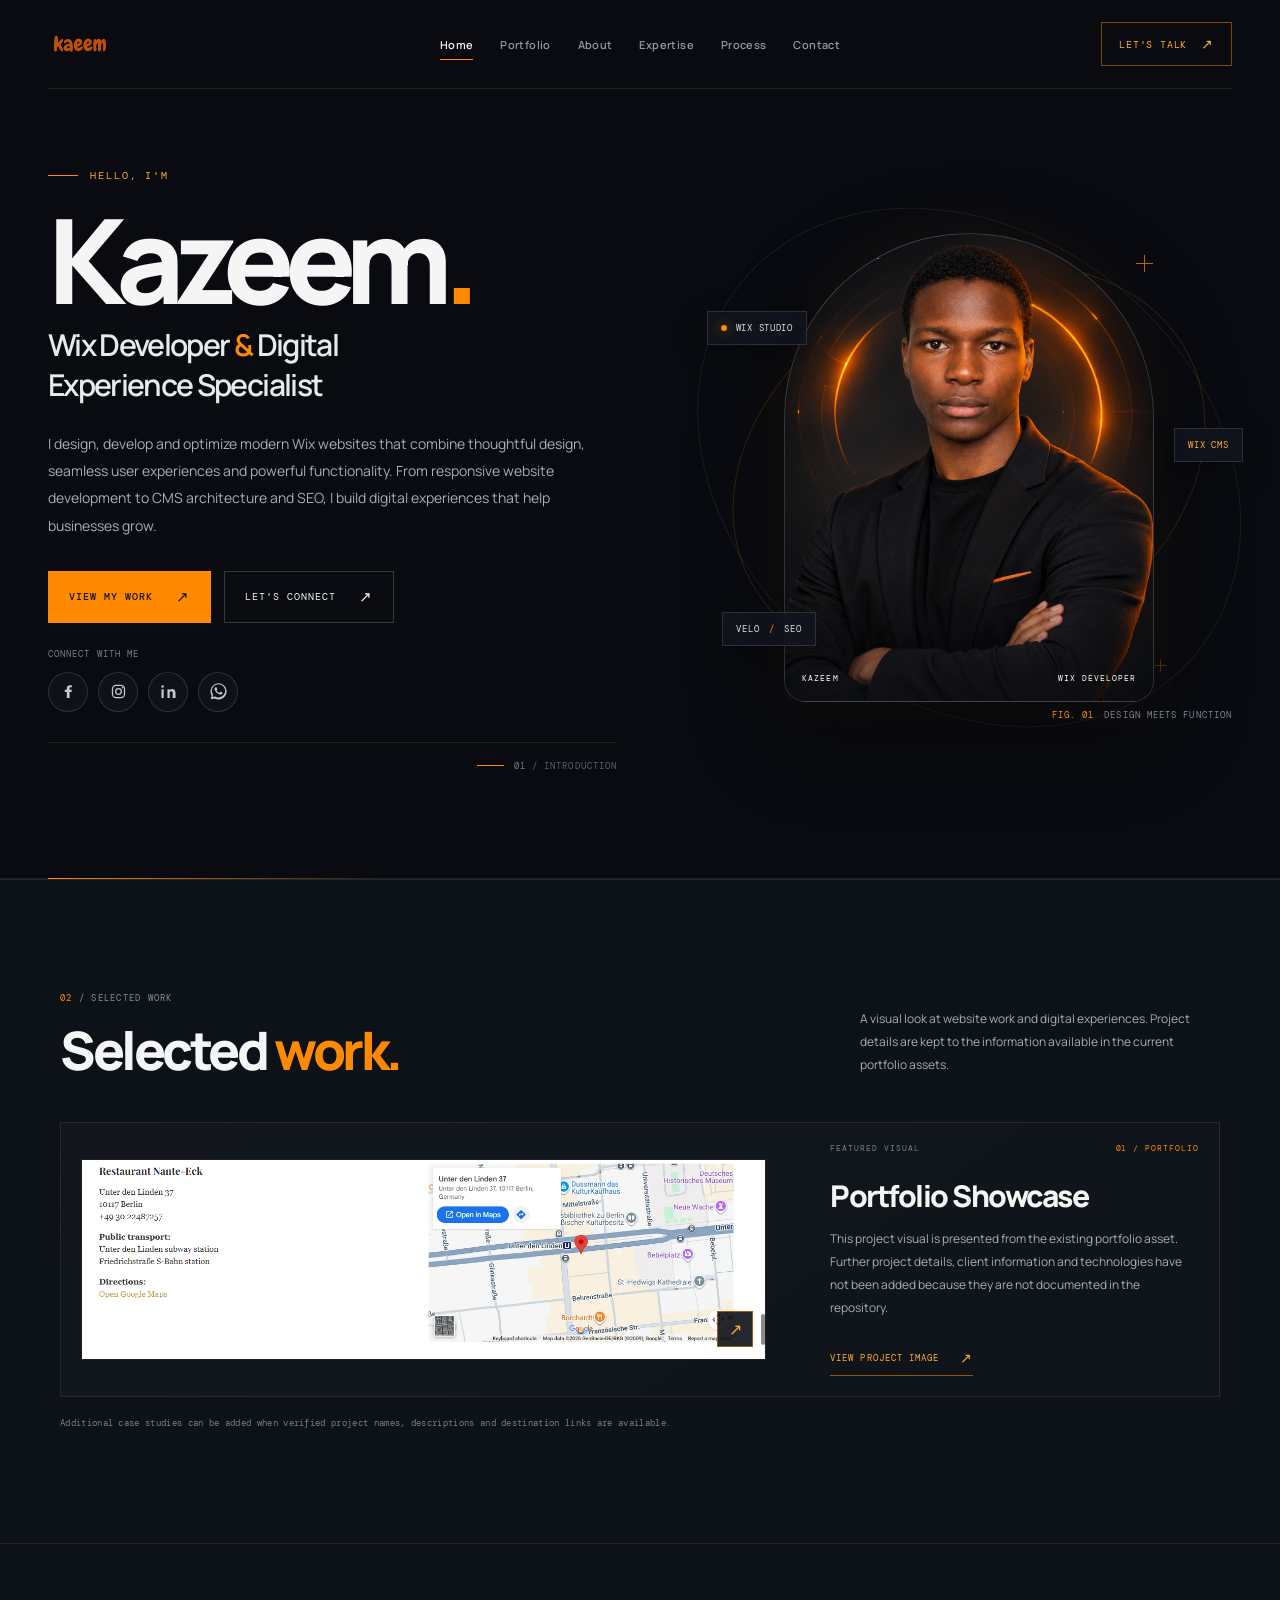
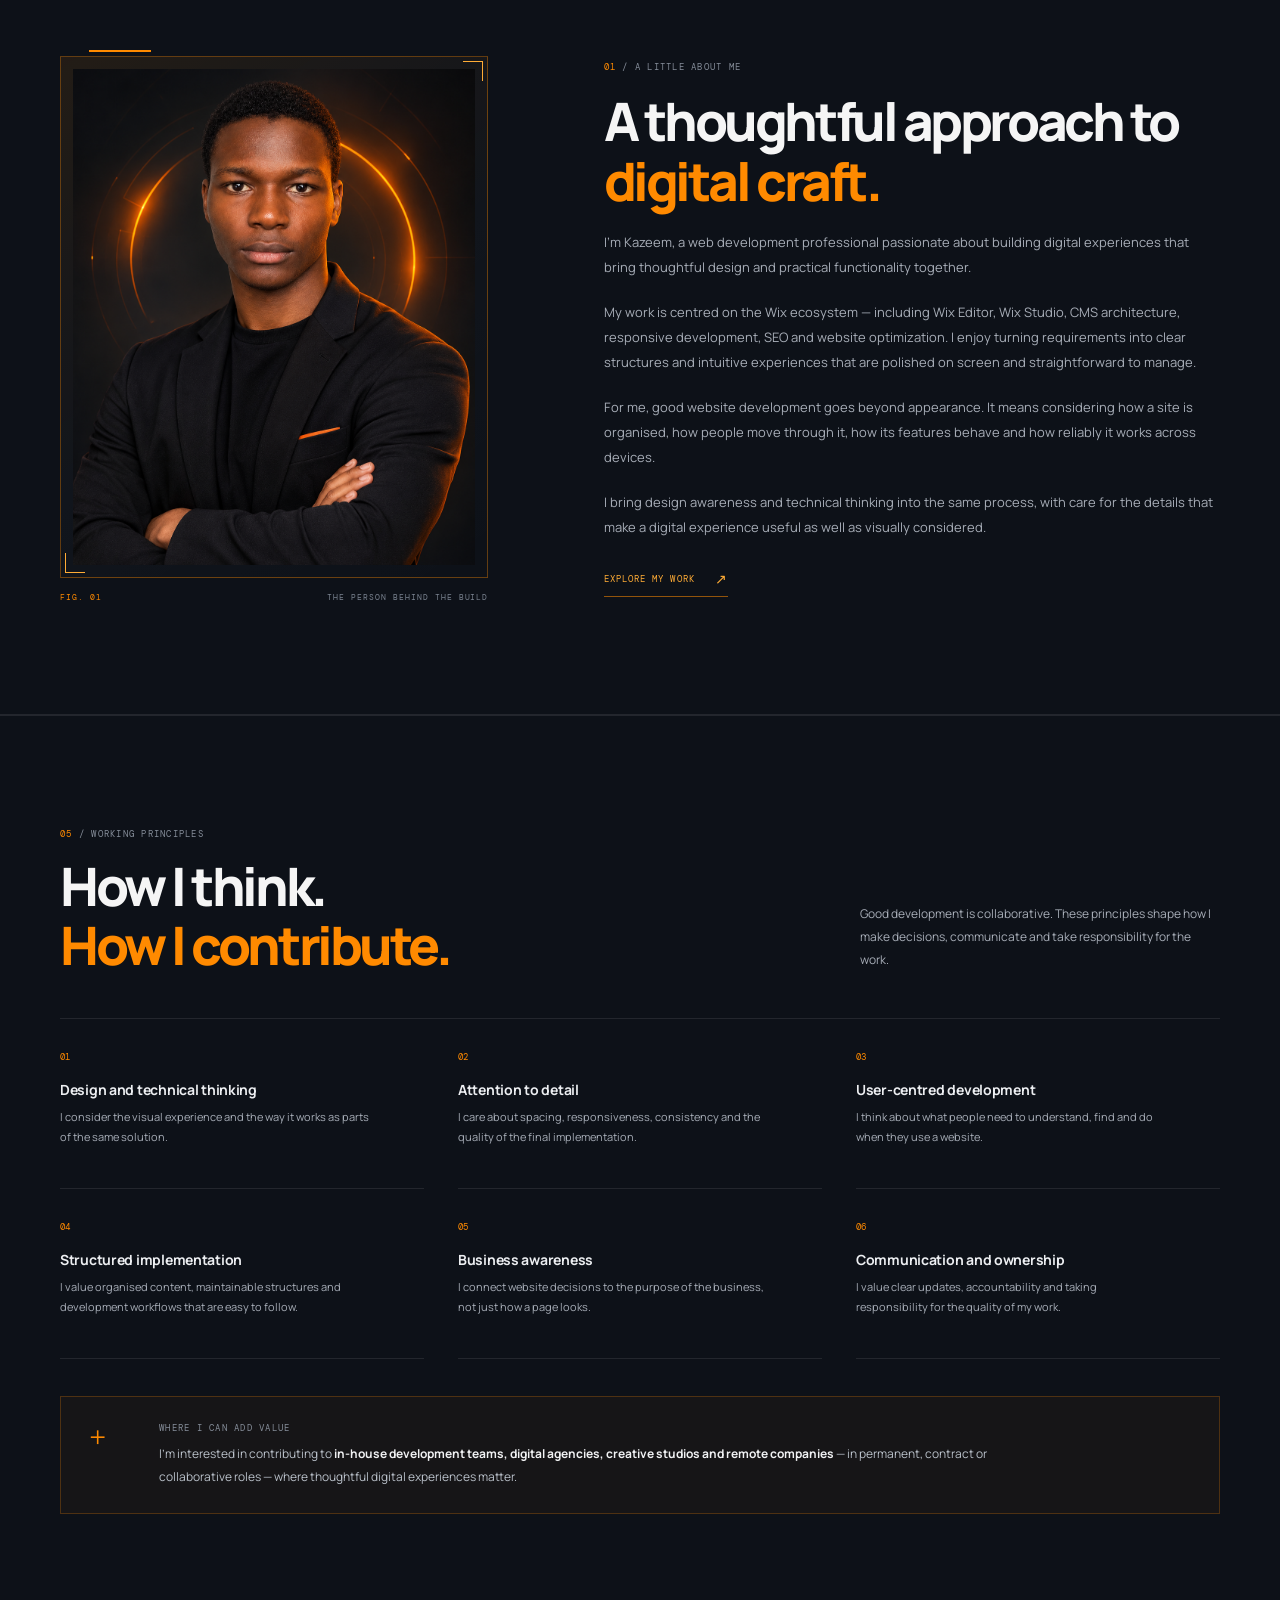
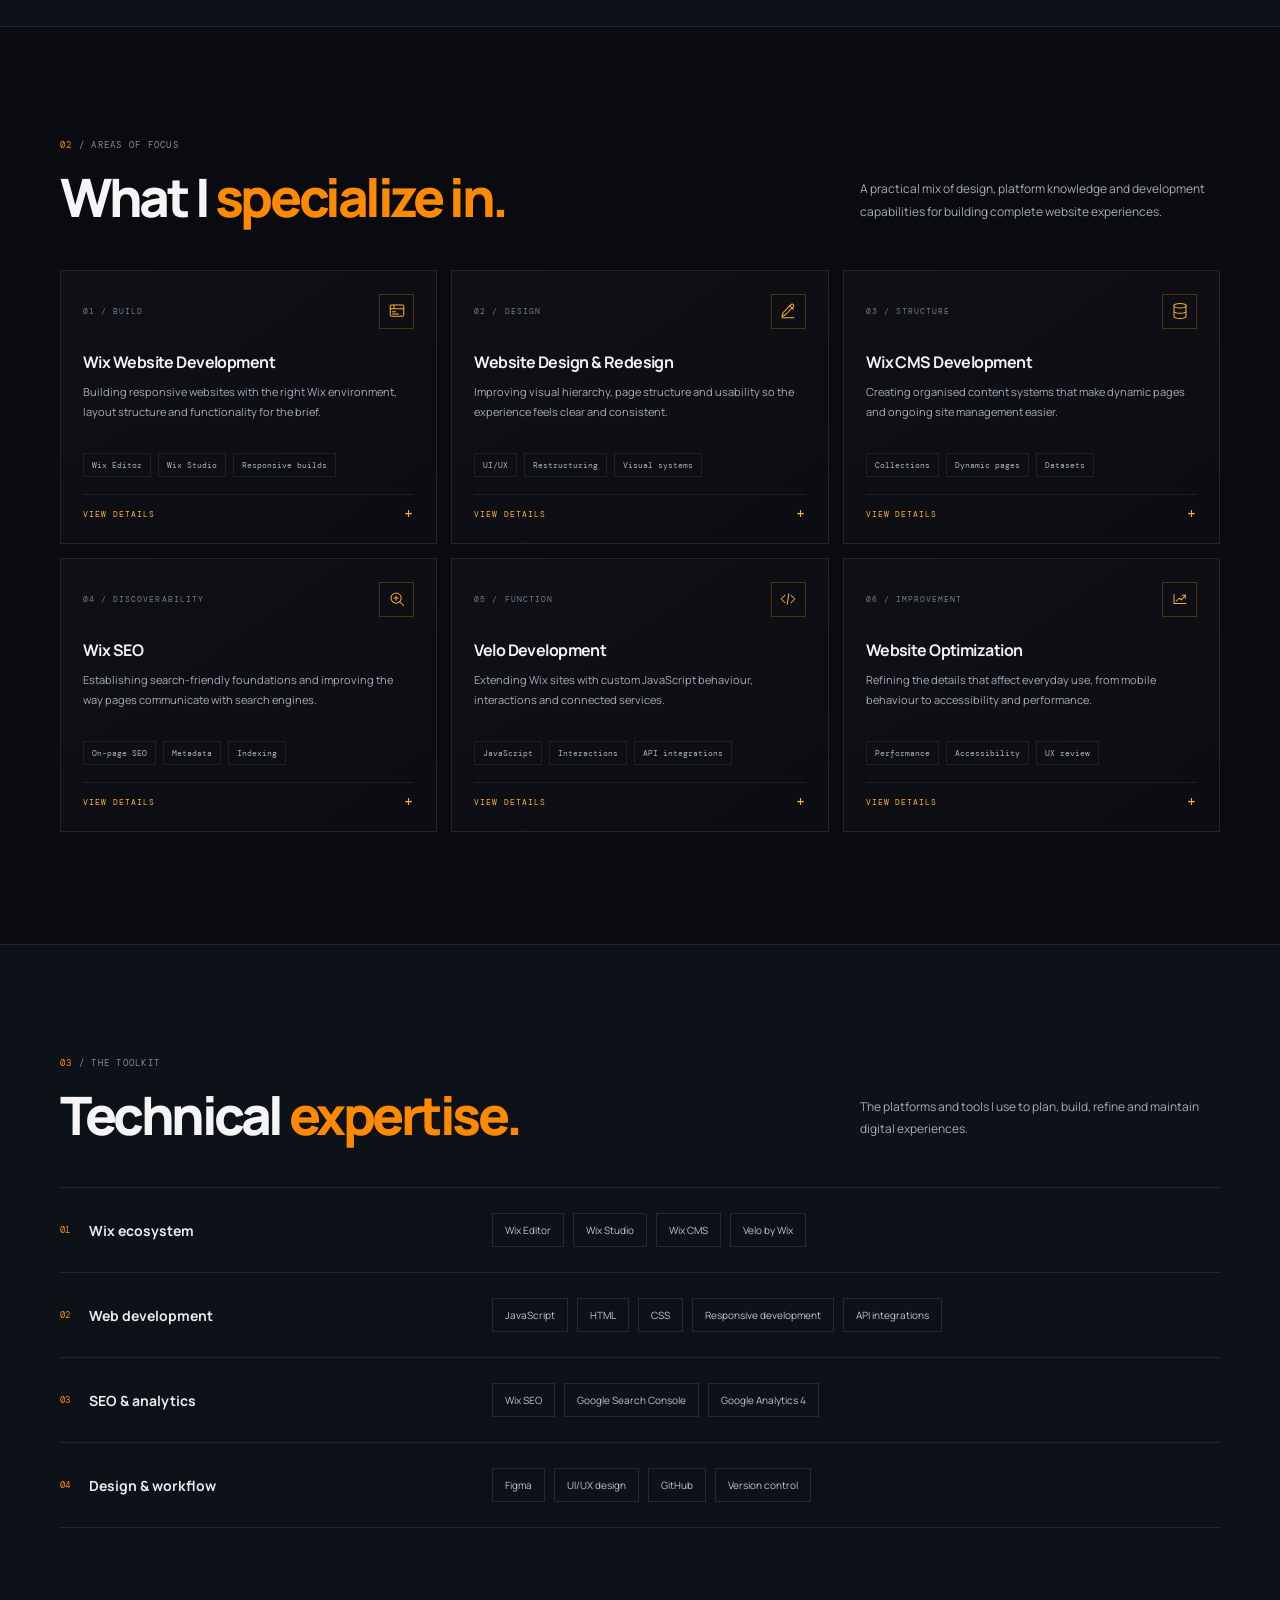
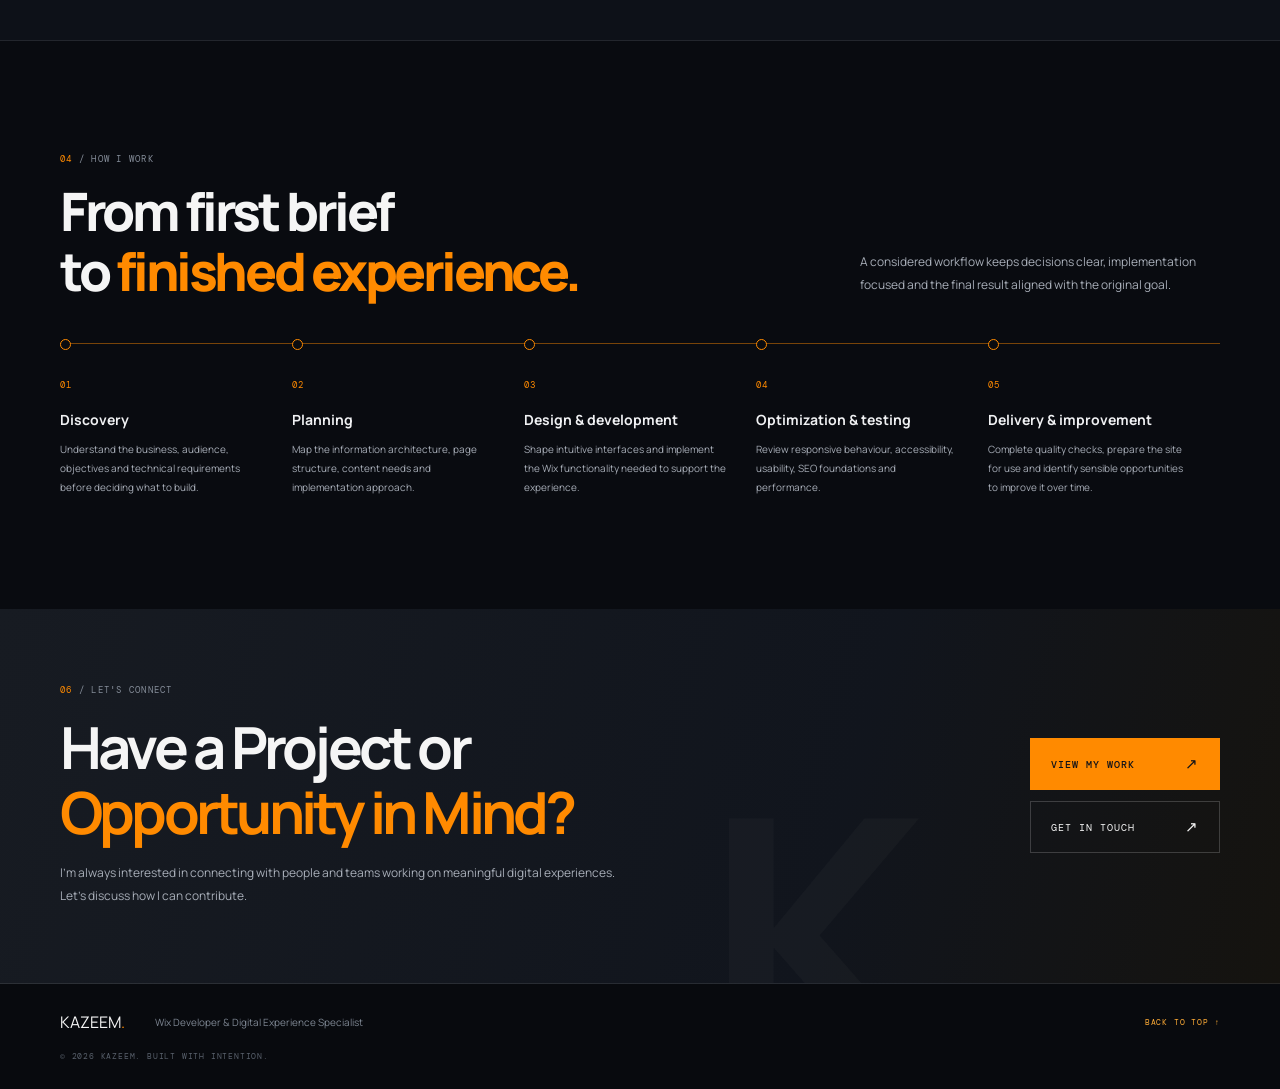
<file: index.html>
<!doctype html>
<html lang="en">
  <head>
    <meta charset="UTF-8" />
    <meta name="viewport" content="width=device-width, initial-scale=1" />
    <meta name="theme-color" content="#090b10" />
    <meta name="description" content="Kazeem — Wix Developer & Digital Experience Specialist. Thoughtful Wix development, CMS architecture and search-friendly digital experiences." />
    <title>Kazeem — Wix Developer & Digital Experience Specialist</title>
    <link rel="preconnect" href="https://fonts.googleapis.com" />
    <link rel="preconnect" href="https://fonts.gstatic.com" crossorigin />
    <link href="https://fonts.googleapis.com/css2?family=DM+Mono:wght@400;500&family=Manrope:wght@400;500;600;700;800&display=swap" rel="stylesheet" />
    <link rel="stylesheet" href="./styles.css" />
    <link rel="icon" type="image/jpeg" href="./favicon.jpg?v=7842a48" />
    <link rel="stylesheet" href="./about.css" />
    <script src="./script.js" defer></script>
    <script src="./about.js" defer></script>
  </head>
  <body class="about-page">
    <a class="skip-link" href="#main">Skip to content</a>
    <header class="site-header">
      <div class="header-inner">
        <a class="wordmark" href="#home" aria-label="Kazeem, home"><img src="./logo__1_-removebg-preview.png" alt="Kazeem" /></a>
        <button class="menu-toggle" type="button" aria-label="Open navigation" aria-expanded="false" aria-controls="primary-navigation">
          <span></span><span></span>
        </button>
        <nav class="primary-navigation" id="primary-navigation" aria-label="Main navigation">
          <a class="nav-link is-active" href="#home" aria-current="page">Home</a>
          <a class="nav-link" href="#portfolio">Portfolio</a>
          <a class="nav-link" href="#about">About</a>
          <a class="nav-link" href="#expertise">Expertise</a>
          <a class="nav-link" href="#process">Process</a>
          <a class="nav-link" href="#contact">Contact</a>
        </nav>
        <a class="header-cta" href="#contact">LET'S TALK <span aria-hidden="true">↗</span></a>
      </div>
    </header>

    <main id="main">
      <section class="hero" id="home" aria-labelledby="hero-title">
        <div class="hero-grid">
          <div class="hero-copy">
            <p class="eyebrow"><span class="eyebrow-line"></span> HELLO, I'M</p>
            <h1 id="hero-title">Kazeem<span class="name-period">.</span></h1>
            <p class="hero-role">Wix Developer <span>&</span> Digital<br class="desktop-break" /> Experience Specialist</p>
            <p class="hero-description">I design, develop and optimize modern Wix websites that combine thoughtful design, seamless user experiences and powerful functionality. From responsive website development to CMS architecture and SEO, I build digital experiences that help businesses grow.</p>

            <div class="hero-actions">
              <a class="button button-primary" href="#portfolio">VIEW MY WORK <span aria-hidden="true">↗</span></a>
              <a class="button button-secondary" href="#contact">LET'S CONNECT <span aria-hidden="true">↗</span></a>
            </div>

            <div class="hero-social" aria-label="Social media links">
              <span class="meta-label">CONNECT WITH ME</span>
              <div class="social-links">
                <a class="social-icon" data-social="facebook" aria-label="Kazeem on Facebook" aria-disabled="true" tabindex="-1" title="Facebook">
                  <svg viewBox="0 0 24 24" aria-hidden="true"><path d="M13.5 21v-8.2h2.8l.4-3.2h-3.2V7.5c0-.9.3-1.6 1.6-1.6h1.7V3.1c-.3 0-1.4-.1-2.7-.1-2.7 0-4.5 1.6-4.5 4.6v2H6.8v3.2h2.8V21h3.9Z" fill="currentColor"/></svg>
                </a>
                <a class="social-icon" data-social="instagram" aria-label="Kazeem on Instagram" aria-disabled="true" tabindex="-1" title="Instagram">
                  <svg viewBox="0 0 24 24" aria-hidden="true"><rect x="3.5" y="3.5" width="17" height="17" rx="5" fill="none" stroke="currentColor" stroke-width="1.8"/><circle cx="12" cy="12" r="4" fill="none" stroke="currentColor" stroke-width="1.8"/><circle cx="17.7" cy="6.6" r="1.15" fill="currentColor"/></svg>
                </a>
                <a class="social-icon" data-social="linkedin" aria-label="Kazeem on LinkedIn" aria-disabled="true" tabindex="-1" title="LinkedIn">
                  <svg viewBox="0 0 24 24" aria-hidden="true"><path d="M5.2 8.7H2.1V21h3.1V8.7ZM3.65 3a1.8 1.8 0 1 0 0 3.6 1.8 1.8 0 0 0 0-3.6ZM21.9 13.95c0-3.7-1.98-5.42-4.62-5.42a4 4 0 0 0-3.6 1.98V8.7h-3.1V21h3.1v-6.1c0-1.61.3-3.17 2.3-3.17 1.97 0 1.99 1.84 1.99 3.27V21H21.9v-7.05Z" fill="currentColor"/></svg>
                </a>
                <a class="social-icon" data-social="whatsapp" aria-label="Chat with Kazeem on WhatsApp" target="_blank" rel="noopener noreferrer">
                  <svg viewBox="0 0 24 24" aria-hidden="true"><path d="M20.2 3.8A11.4 11.4 0 0 0 2.25 17.55L1 23l5.58-1.22A11.4 11.4 0 0 0 20.2 3.8ZM12 20.4c-1.7 0-3.36-.45-4.8-1.3l-.35-.2-3.3.72.74-3.22-.22-.36A9.38 9.38 0 1 1 12 20.4Zm5.15-7.02c-.28-.14-1.65-.82-1.9-.91-.26-.1-.44-.14-.62.14-.19.28-.72.91-.88 1.1-.16.18-.32.2-.6.07-.28-.14-1.18-.44-2.25-1.39-.83-.74-1.4-1.65-1.56-1.93-.16-.28-.02-.43.12-.57.13-.12.28-.32.42-.48.14-.16.19-.28.28-.46.1-.18.05-.35-.02-.49-.07-.14-.62-1.5-.85-2.05-.22-.53-.45-.46-.62-.47h-.53c-.18 0-.48.07-.73.35-.25.28-.96.94-.96 2.3s.99 2.66 1.13 2.84c.14.19 1.94 2.96 4.7 4.15.66.28 1.17.45 1.57.58.66.21 1.26.18 1.74.11.53-.08 1.65-.68 1.88-1.34.23-.66.23-1.22.16-1.34-.07-.12-.25-.19-.53-.33Z" fill="currentColor"/></svg>
                </a>
              </div>
            </div>
            <div class="hero-meta">
              <div class="hero-index" aria-label="Introduction, section 01">
                <span class="index-line"></span>
                <span>01 <span class="index-muted">/ INTRODUCTION</span></span>
              </div>
            </div>
          </div>

          <div class="hero-visual" aria-label="Portrait and technology toolkit">
            <div class="visual-orbit orbit-one"></div>
            <div class="visual-orbit orbit-two"></div>
            <div class="visual-crosshair crosshair-top" aria-hidden="true"></div>
            <div class="visual-crosshair crosshair-bottom" aria-hidden="true"></div>
            <div class="portrait-frame">
              <div class="portrait-topline"><span>PROFILE / 001</span><span class="live-dot"></span></div>
              <picture class="portrait-picture">
                <source media="(max-width: 620px)" srcset="./mobile%20profile-headshot" type="image/png" />
                <img class="portrait" src="./profile_headshot.png" alt="Portrait of Kazeem, Wix Developer and Digital Experience Specialist" fetchpriority="high" decoding="async" />
              </picture>
              <div class="portrait-bottomline"><span>KAZEEM</span><span>WIX DEVELOPER</span></div>
            </div>
            <div class="tech-tag tag-wix"><span class="tag-dot"></span> WIX STUDIO</div>
            <div class="tech-tag tag-cms">WIX CMS</div>
            <div class="tech-tag tag-velo">VELO <span class="tag-slash">/</span> SEO</div>
            <p class="visual-caption"><span>FIG. 01</span> DESIGN MEETS FUNCTION</p>
          </div>
        </div>
        <div class="hero-bottom-rule" aria-hidden="true"><span></span></div>
      </section>


      <section class="projects-section section-pad" id="portfolio" aria-labelledby="projects-title">
        <div class="projects-shell">
          <div class="section-heading" data-reveal>
            <div>
              <p class="section-kicker"><span>02</span> / SELECTED WORK</p>
              <h2 id="projects-title">Selected <span>work.</span></h2>
            </div>
            <p class="section-aside">A visual look at website work and digital experiences. Project details are kept to the information available in the current portfolio assets.</p>
          </div>
          <article class="project-feature" data-reveal>
            <a class="project-image-link" href="./portfolio.png" target="_blank" rel="noopener noreferrer" aria-label="Open portfolio showcase image">
              <img class="project-image" src="./portfolio.png" alt="Portfolio showcase visual" loading="lazy" decoding="async" />
              <span class="project-image-open" aria-hidden="true">↗</span>
            </a>
            <div class="project-feature-copy">
              <div class="project-meta"><span>FEATURED VISUAL</span><span>01 / PORTFOLIO</span></div>
              <h3>Portfolio Showcase</h3>
              <p>This project visual is presented from the existing portfolio asset. Further project details, client information and technologies have not been added because they are not documented in the repository.</p>
              <a class="text-link" href="./portfolio.png" target="_blank" rel="noopener noreferrer">VIEW PROJECT IMAGE <span aria-hidden="true">↗</span></a>
            </div>
          </article>
          <p class="projects-note">Additional case studies can be added when verified project names, descriptions and destination links are available.</p>
        </div>
      </section>

      <section class="story-section section-pad" id="about" aria-labelledby="story-title">
        <div class="about-shell story-grid">
          <div class="story-portrait-wrap" data-reveal>
            <div class="story-photo-frame">
              <img src="./profile_headshot.png" alt="Kazeem, Wix Developer and Digital Experience Specialist" loading="lazy" decoding="async" />
              <span class="photo-corner photo-corner-top" aria-hidden="true"></span>
              <span class="photo-corner photo-corner-bottom" aria-hidden="true"></span>
            </div>
            <div class="portrait-caption"><span>FIG. 01</span><span>THE PERSON BEHIND THE BUILD</span></div>
          </div>
          <div class="story-copy" data-reveal>
            <p class="section-kicker"><span>01</span> / A LITTLE ABOUT ME</p>
            <h2 id="story-title">A thoughtful approach to <span>digital craft.</span></h2>
            <p>I'm Kazeem, a web development professional passionate about building digital experiences that bring thoughtful design and practical functionality together.</p>
            <p>My work is centred on the Wix ecosystem — including Wix Editor, Wix Studio, CMS architecture, responsive development, SEO and website optimization. I enjoy turning requirements into clear structures and intuitive experiences that are polished on screen and straightforward to manage.</p>
            <p>For me, good website development goes beyond appearance. It means considering how a site is organised, how people move through it, how its features behave and how reliably it works across devices.</p>
            <p>I bring design awareness and technical thinking into the same process, with care for the details that make a digital experience useful as well as visually considered.</p>
            <a class="text-link" href="#expertise">EXPLORE MY WORK <span aria-hidden="true">↗</span></a>
          </div>
        </div>
      </section>

      <section class="principles-section section-pad" aria-labelledby="principles-title">
        <div class="about-shell">
          <div class="section-heading" data-reveal>
            <div><p class="section-kicker"><span>05</span> / WORKING PRINCIPLES</p><h2 id="principles-title">How I think.<br /><span>How I contribute.</span></h2></div>
            <p class="section-aside">Good development is collaborative. These principles shape how I make decisions, communicate and take responsibility for the work.</p>
          </div>
          <div class="principle-grid">
            <article data-reveal><span>01</span><h3>Design and technical thinking</h3><p>I consider the visual experience and the way it works as parts of the same solution.</p></article>
            <article data-reveal><span>02</span><h3>Attention to detail</h3><p>I care about spacing, responsiveness, consistency and the quality of the final implementation.</p></article>
            <article data-reveal><span>03</span><h3>User-centred development</h3><p>I think about what people need to understand, find and do when they use a website.</p></article>
            <article data-reveal><span>04</span><h3>Structured implementation</h3><p>I value organised content, maintainable structures and development workflows that are easy to follow.</p></article>
            <article data-reveal><span>05</span><h3>Business awareness</h3><p>I connect website decisions to the purpose of the business, not just how a page looks.</p></article>
            <article data-reveal><span>06</span><h3>Communication and ownership</h3><p>I value clear updates, accountability and taking responsibility for the quality of my work.</p></article>
          </div>
          <div class="team-note" data-reveal><span class="team-note-mark" aria-hidden="true">+</span><div><p class="section-kicker">WHERE I CAN ADD VALUE</p><p>I'm interested in contributing to <strong>in-house development teams, digital agencies, creative studios and remote companies</strong> — in permanent, contract or collaborative roles — where thoughtful digital experiences matter.</p></div></div>
        </div>
      </section>

      <section class="specialties-section section-pad" id="expertise" aria-labelledby="specialties-title">
        <div class="about-shell">
          <div class="section-heading" data-reveal>
            <div><p class="section-kicker"><span>02</span> / AREAS OF FOCUS</p><h2 id="specialties-title">What I <span>specialize in.</span></h2></div>
            <p class="section-aside">A practical mix of design, platform knowledge and development capabilities for building complete website experiences.</p>
          </div>
          <div class="specialty-grid">
            <article class="specialty-card" data-reveal>
              <button class="specialty-trigger" type="button" aria-expanded="false" aria-controls="expertise-detail-1">
              <div class="card-topline"><span>01 / BUILD</span><span class="capability-icon" aria-hidden="true"><svg viewBox="0 0 24 24"><rect x="3" y="4" width="18" height="15" rx="2"/><path d="M3 9h18M8 4v5m-2 4h4m-4 3h8"/></svg></span></div>
              <h3>Wix Website Development</h3><p>Building responsive websites with the right Wix environment, layout structure and functionality for the brief.</p><div class="card-tags"><span>Wix Editor</span><span>Wix Studio</span><span>Responsive builds</span></div>
              <span class="expertise-action" aria-hidden="true">VIEW DETAILS <span>+</span></span>
              </button>
              <div class="expertise-detail" id="expertise-detail-1" hidden><p>Builds responsive Wix websites using Wix Editor or Wix Studio, with attention to the brief, page structure and core functionality.</p></div>
            </article>
            <article class="specialty-card" data-reveal>
              <button class="specialty-trigger" type="button" aria-expanded="false" aria-controls="expertise-detail-2">
              <div class="card-topline"><span>02 / DESIGN</span><span class="capability-icon" aria-hidden="true"><svg viewBox="0 0 24 24"><path d="M4 19.5 5.5 14 16 3.5a2.1 2.1 0 0 1 3 3L8.5 17 4 19.5Z"/><path d="m14.5 5 4.5 4.5M4 21h16"/></svg></span></div>
              <h3>Website Design &amp; Redesign</h3><p>Improving visual hierarchy, page structure and usability so the experience feels clear and consistent.</p><div class="card-tags"><span>UI/UX</span><span>Restructuring</span><span>Visual systems</span></div>
              <span class="expertise-action" aria-hidden="true">VIEW DETAILS <span>+</span></span>
              </button>
              <div class="expertise-detail" id="expertise-detail-2" hidden><p>Improves visual hierarchy, page structure and usability so the website feels clear and consistent.</p></div>
            </article>
            <article class="specialty-card" data-reveal>
              <button class="specialty-trigger" type="button" aria-expanded="false" aria-controls="expertise-detail-3">
              <div class="card-topline"><span>03 / STRUCTURE</span><span class="capability-icon" aria-hidden="true"><svg viewBox="0 0 24 24"><ellipse cx="12" cy="5" rx="8" ry="3"/><path d="M4 5v7c0 1.7 3.6 3 8 3s8-1.3 8-3V5M4 12v7c0 1.7 3.6 3 8 3s8-1.3 8-3v-7"/></svg></span></div>
              <h3>Wix CMS Development</h3><p>Creating organised content systems that make dynamic pages and ongoing site management easier.</p><div class="card-tags"><span>Collections</span><span>Dynamic pages</span><span>Datasets</span></div>
              <span class="expertise-action" aria-hidden="true">VIEW DETAILS <span>+</span></span>
              </button>
              <div class="expertise-detail" id="expertise-detail-3" hidden><p>Organises site content with Wix CMS collections, dynamic pages and datasets to support ongoing management.</p></div>
            </article>
            <article class="specialty-card" data-reveal>
              <button class="specialty-trigger" type="button" aria-expanded="false" aria-controls="expertise-detail-4">
              <div class="card-topline"><span>04 / DISCOVERABILITY</span><span class="capability-icon" aria-hidden="true"><svg viewBox="0 0 24 24"><circle cx="10.8" cy="10.8" r="6.8"/><path d="m16 16 5 5M8 10.8h5.6M10.8 8v5.6"/></svg></span></div>
              <h3>Wix SEO</h3><p>Establishing search-friendly foundations and improving the way pages communicate with search engines.</p><div class="card-tags"><span>On-page SEO</span><span>Metadata</span><span>Indexing</span></div>
              <span class="expertise-action" aria-hidden="true">VIEW DETAILS <span>+</span></span>
              </button>
              <div class="expertise-detail" id="expertise-detail-4" hidden><p>Establishes on-page SEO foundations through metadata, indexing and search-friendly page structure.</p></div>
            </article>
            <article class="specialty-card" data-reveal>
              <button class="specialty-trigger" type="button" aria-expanded="false" aria-controls="expertise-detail-5">
              <div class="card-topline"><span>05 / FUNCTION</span><span class="capability-icon" aria-hidden="true"><svg viewBox="0 0 24 24"><path d="m8 7-5 5 5 5m8-10 5 5-5 5m-3-12-2 14"/></svg></span></div>
              <h3>Velo Development</h3><p>Extending Wix sites with custom JavaScript behaviour, interactions and connected services.</p><div class="card-tags"><span>JavaScript</span><span>Interactions</span><span>API integrations</span></div>
              <span class="expertise-action" aria-hidden="true">VIEW DETAILS <span>+</span></span>
              </button>
              <div class="expertise-detail" id="expertise-detail-5" hidden><p>Adds custom JavaScript behaviour, interactions and connected services through Velo by Wix.</p></div>
            </article>
            <article class="specialty-card" data-reveal>
              <button class="specialty-trigger" type="button" aria-expanded="false" aria-controls="expertise-detail-6">
              <div class="card-topline"><span>06 / IMPROVEMENT</span><span class="capability-icon" aria-hidden="true"><svg viewBox="0 0 24 24"><path d="M4 18V6m0 12h16M7 15l4-4 3 2 5-6"/><path d="M15 7h4v4"/></svg></span></div>
              <h3>Website Optimization</h3><p>Refining the details that affect everyday use, from mobile behaviour to accessibility and performance.</p><div class="card-tags"><span>Performance</span><span>Accessibility</span><span>UX review</span></div>
              <span class="expertise-action" aria-hidden="true">VIEW DETAILS <span>+</span></span>
              </button>
              <div class="expertise-detail" id="expertise-detail-6" hidden><p>Reviews website performance, accessibility, mobile behaviour and user experience to refine everyday use.</p></div>
            </article>
          </div>
        </div>
      </section>

      <section class="technical-section section-pad" aria-labelledby="technical-title">
        <div class="about-shell">
          <div class="section-heading" data-reveal>
            <div><p class="section-kicker"><span>03</span> / THE TOOLKIT</p><h2 id="technical-title">Technical <span>expertise.</span></h2></div>
            <p class="section-aside">The platforms and tools I use to plan, build, refine and maintain digital experiences.</p>
          </div>
          <div class="toolkit-list">
            <div class="toolkit-row" data-reveal><div class="toolkit-label"><span>01</span><h3>Wix ecosystem</h3></div><div class="toolkit-items"><span>Wix Editor</span><span>Wix Studio</span><span>Wix CMS</span><span>Velo by Wix</span></div></div>
            <div class="toolkit-row" data-reveal><div class="toolkit-label"><span>02</span><h3>Web development</h3></div><div class="toolkit-items"><span>JavaScript</span><span>HTML</span><span>CSS</span><span>Responsive development</span><span>API integrations</span></div></div>
            <div class="toolkit-row" data-reveal><div class="toolkit-label"><span>03</span><h3>SEO &amp; analytics</h3></div><div class="toolkit-items"><span>Wix SEO</span><span>Google Search Console</span><span>Google Analytics 4</span></div></div>
            <div class="toolkit-row" data-reveal><div class="toolkit-label"><span>04</span><h3>Design &amp; workflow</h3></div><div class="toolkit-items"><span>Figma</span><span>UI/UX design</span><span>GitHub</span><span>Version control</span></div></div>
          </div>
        </div>
      </section>

      <section class="process-section section-pad" id="process" aria-labelledby="process-title">
        <div class="about-shell">
          <div class="section-heading" data-reveal>
            <div><p class="section-kicker"><span>04</span> / HOW I WORK</p><h2 id="process-title">From first brief<br />to <span>finished experience.</span></h2></div>
            <p class="section-aside">A considered workflow keeps decisions clear, implementation focused and the final result aligned with the original goal.</p>
          </div>
          <ol class="process-timeline">
            <li data-reveal><span class="process-number">01</span><div><h3>Discovery</h3><p>Understand the business, audience, objectives and technical requirements before deciding what to build.</p></div></li>
            <li data-reveal><span class="process-number">02</span><div><h3>Planning</h3><p>Map the information architecture, page structure, content needs and implementation approach.</p></div></li>
            <li data-reveal><span class="process-number">03</span><div><h3>Design &amp; development</h3><p>Shape intuitive interfaces and implement the Wix functionality needed to support the experience.</p></div></li>
            <li data-reveal><span class="process-number">04</span><div><h3>Optimization &amp; testing</h3><p>Review responsive behaviour, accessibility, usability, SEO foundations and performance.</p></div></li>
            <li data-reveal><span class="process-number">05</span><div><h3>Delivery &amp; improvement</h3><p>Complete quality checks, prepare the site for use and identify sensible opportunities to improve it over time.</p></div></li>
          </ol>
        </div>
      </section>

      <section class="about-cta-section" id="contact" aria-labelledby="about-cta-title">
        <div class="about-shell about-cta-inner" data-reveal>
          <div><p class="section-kicker"><span>06</span> / LET'S CONNECT</p><h2 id="about-cta-title">Have a Project or<br /><span>Opportunity in Mind?</span></h2><p>I'm always interested in connecting with people and teams working on meaningful digital experiences. Let's discuss how I can contribute.</p></div>
          <div class="about-cta-actions"><a class="button button-primary" href="#expertise">VIEW MY WORK <span aria-hidden="true">↗</span></a><a class="button button-secondary" href="https://wa.me/2349164595382" target="_blank" rel="noopener noreferrer">GET IN TOUCH <span aria-hidden="true">↗</span></a></div>
          <div class="cta-watermark" aria-hidden="true">K.</div>
        </div>
      </section>


    </main>

      <footer class="site-footer">
      <div class="about-shell footer-inner"><a class="wordmark" href="#home">KAZEEM<span>.</span></a><p>Wix Developer &amp; Digital Experience Specialist</p><a class="footer-top" href="#main">BACK TO TOP ↑</a><span class="footer-copy">© <span id="current-year">2026</span> KAZEEM. BUILT WITH INTENTION.</span></div>
    </footer>
  </body>
</html>
</file>
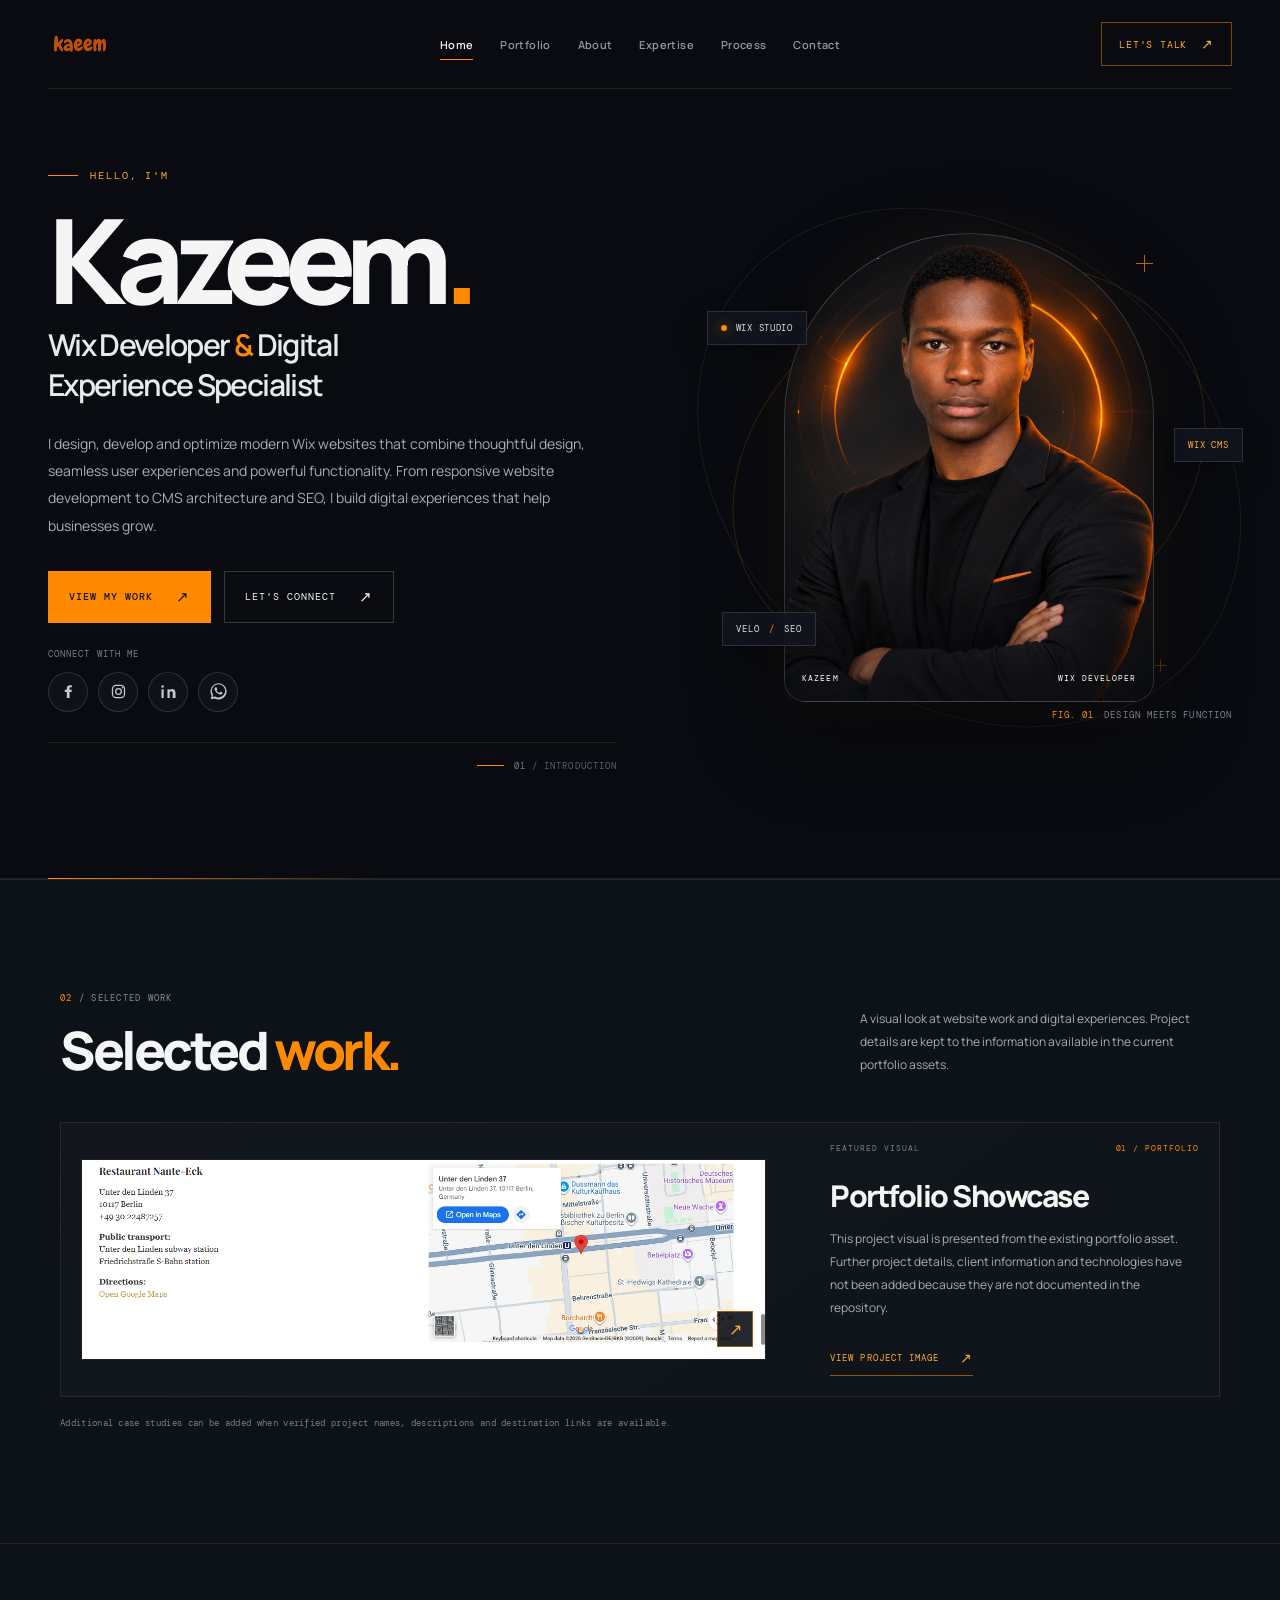
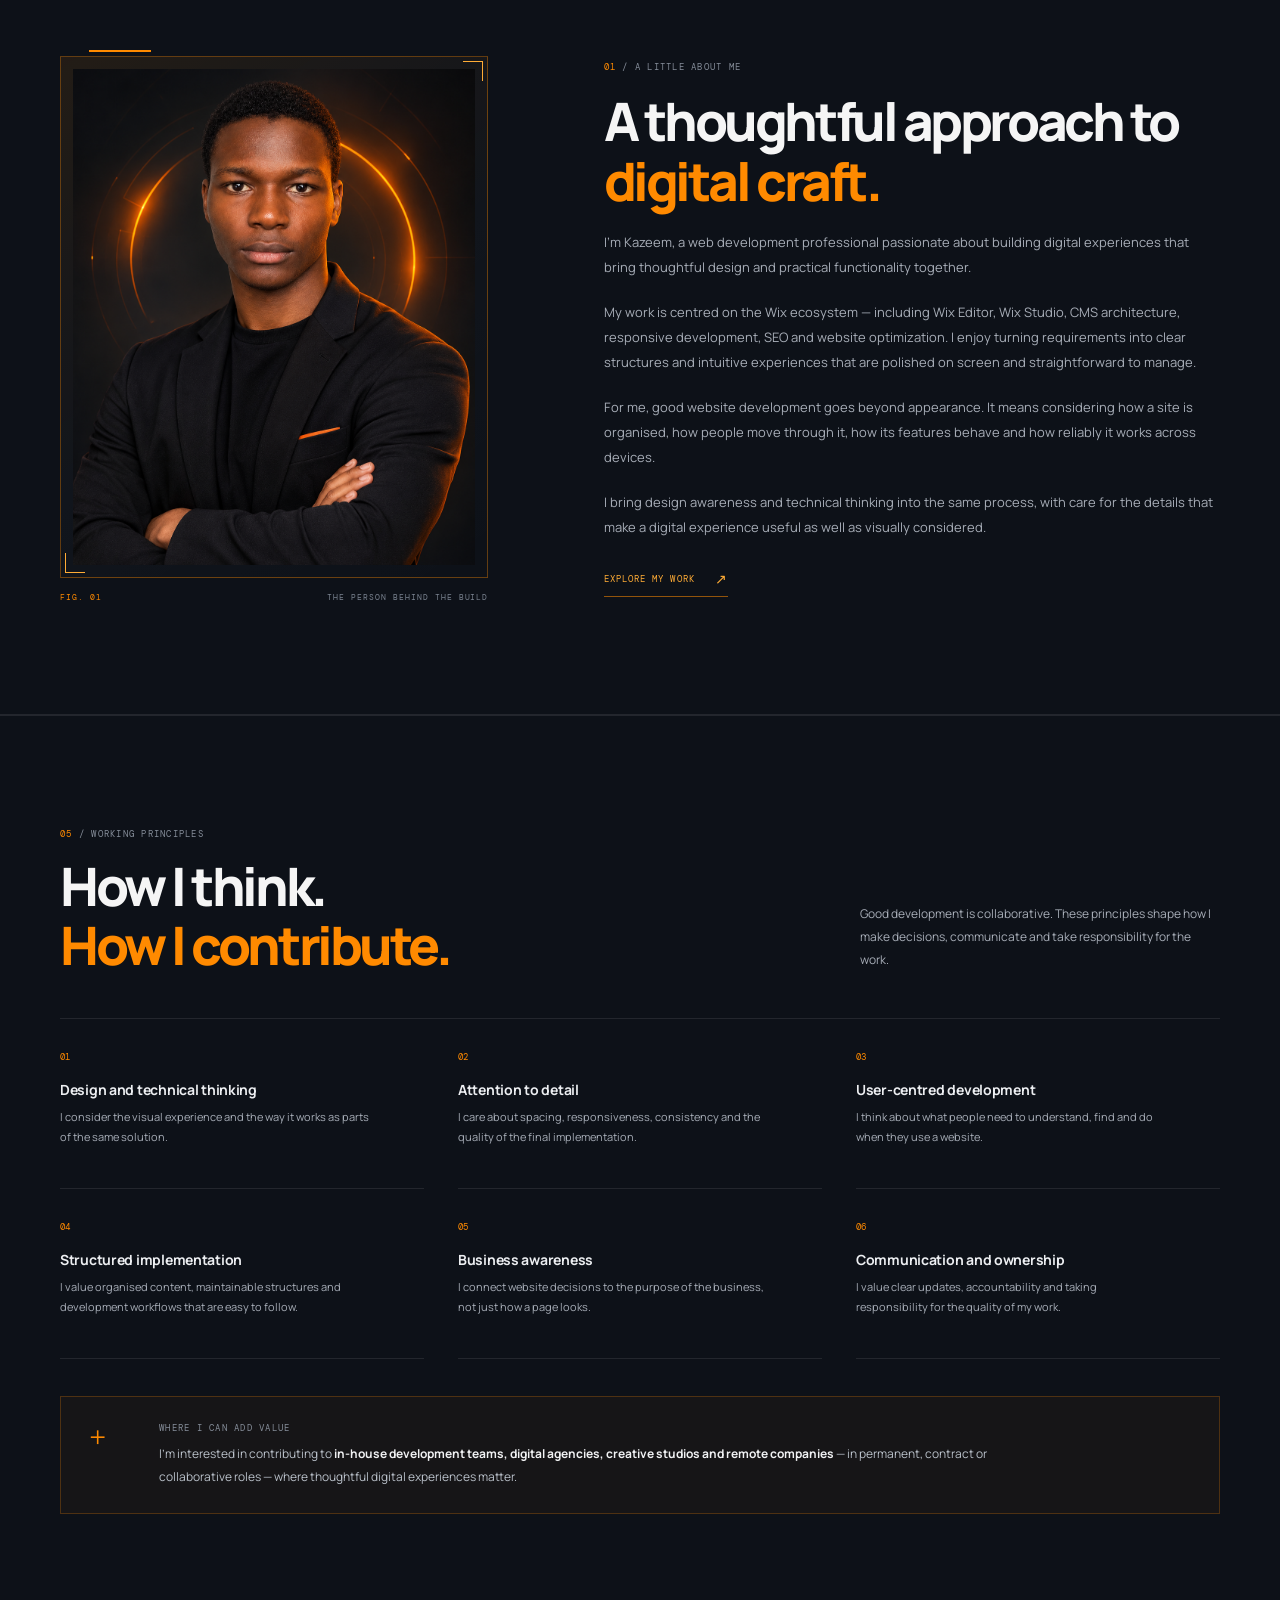
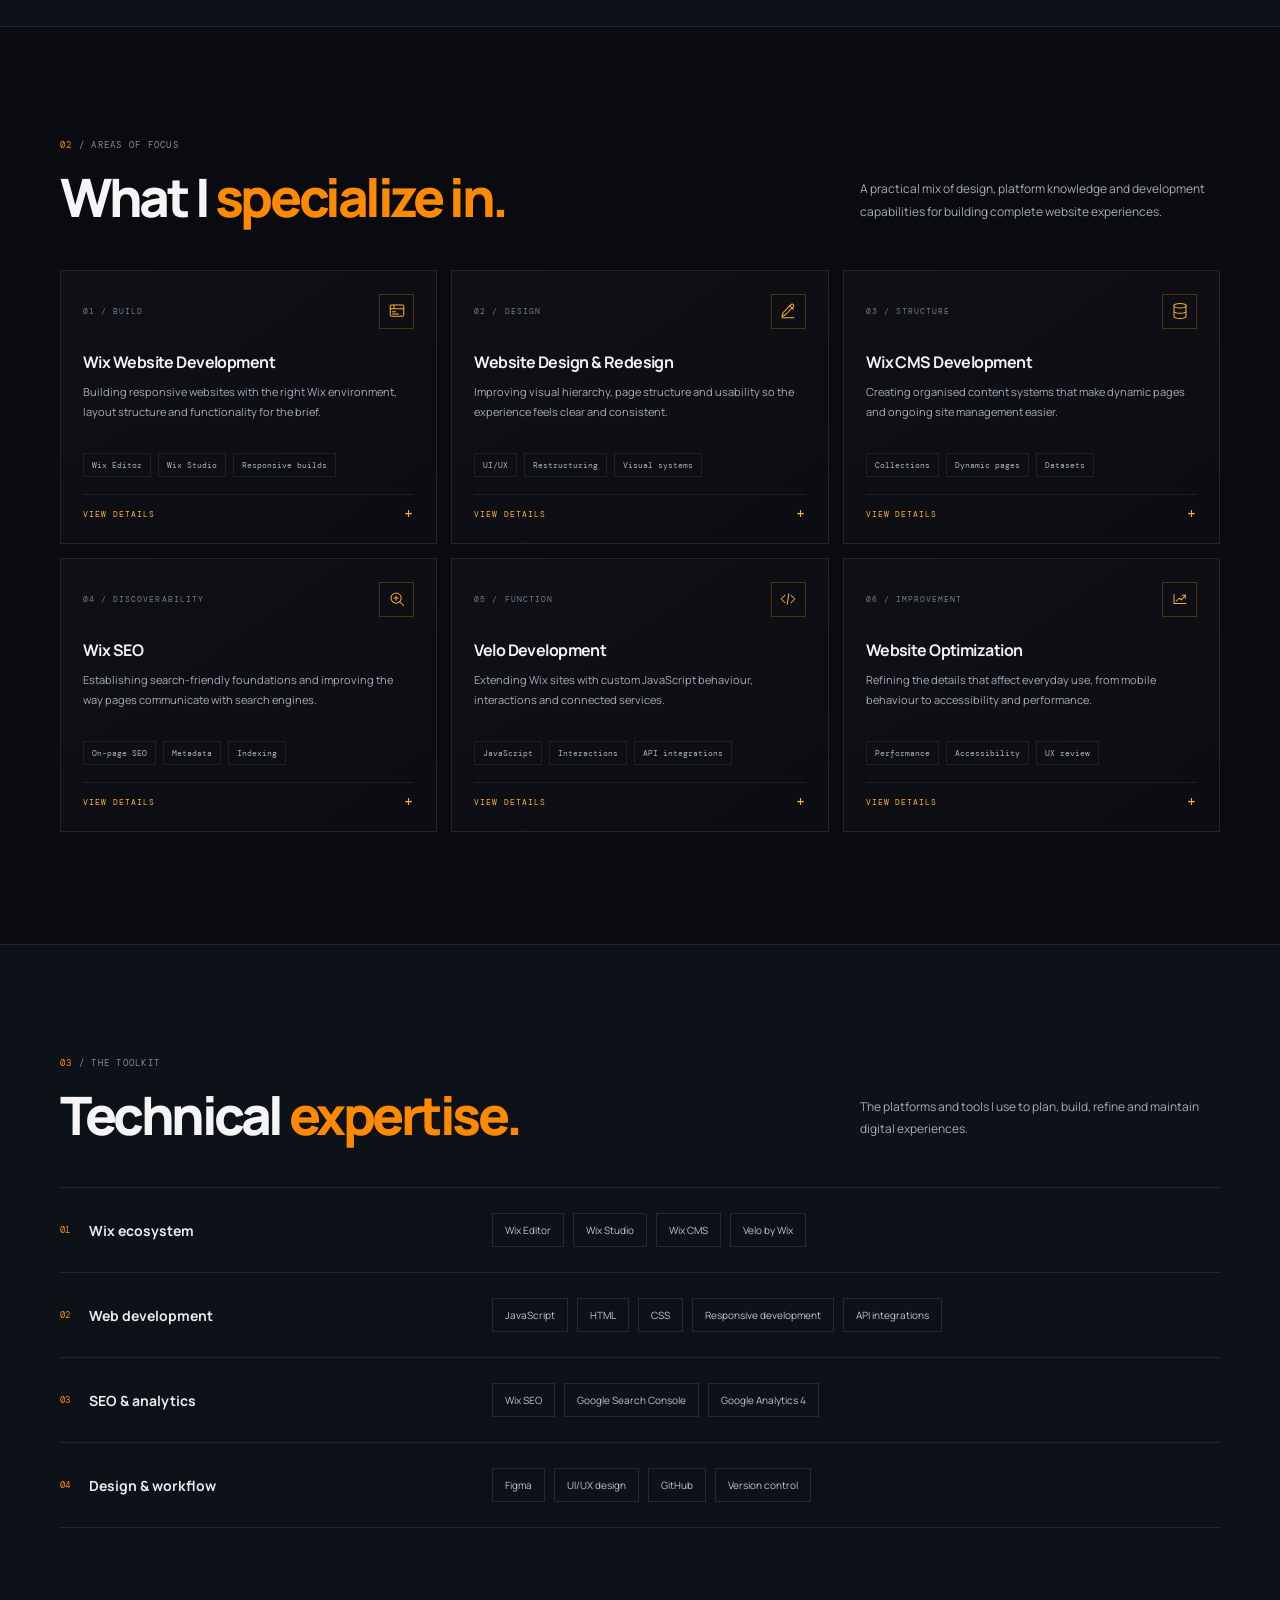
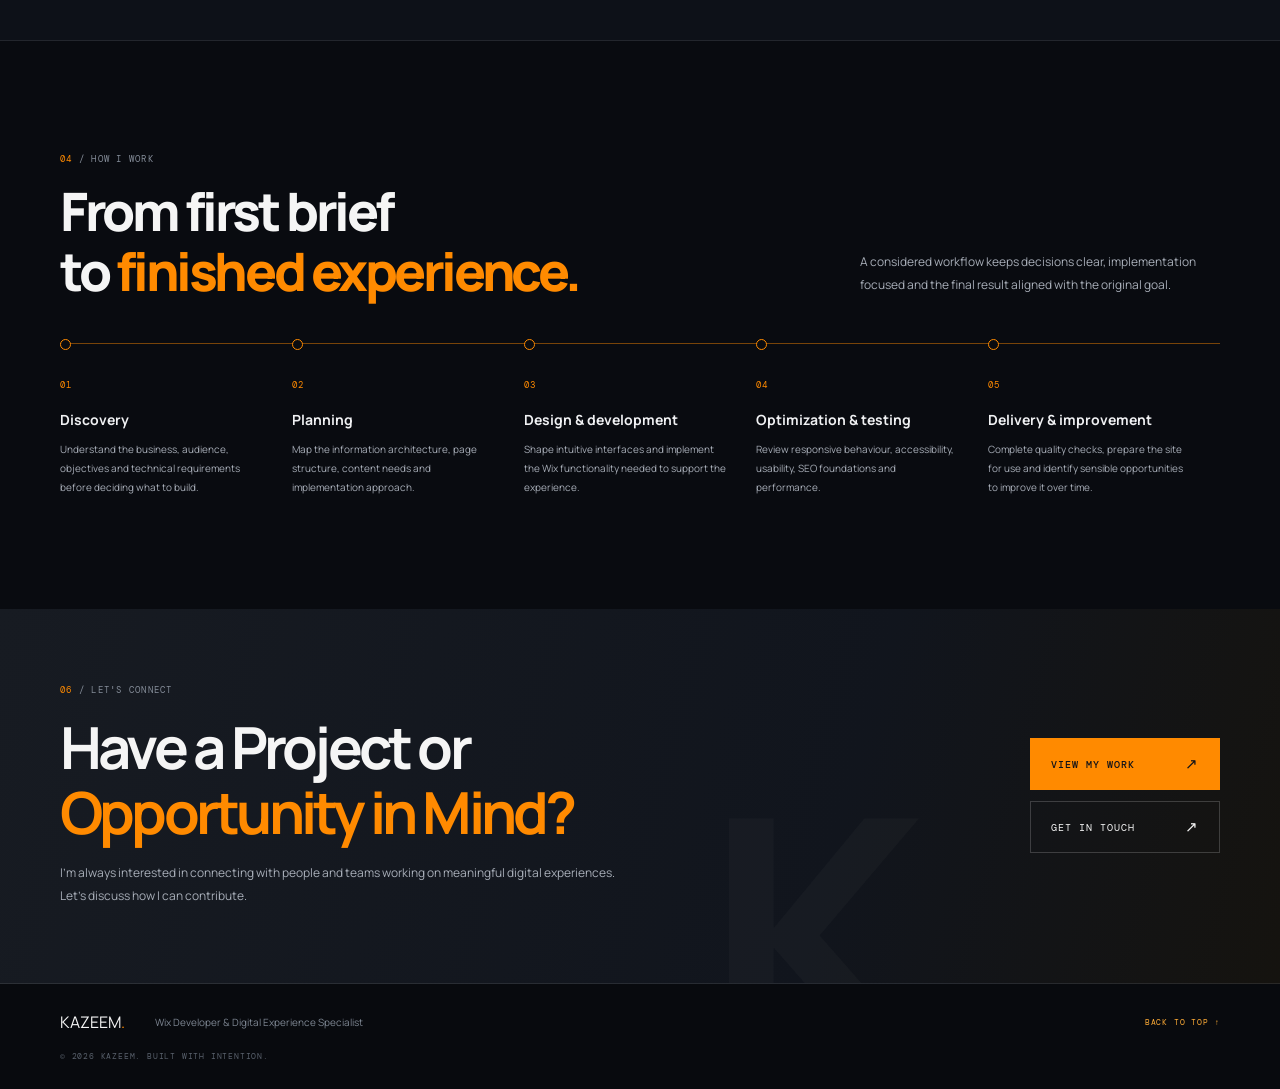
<file: about.html>
<!doctype html>
<html lang="en">
  <head>
    <meta charset="UTF-8" />
    <meta name="viewport" content="width=device-width, initial-scale=1" />
    <meta http-equiv="refresh" content="0;url=./index.html#about" />
    <link rel="canonical" href="./index.html#about" />
    <title>About Kazeem | Wix Developer</title>
    <link rel="icon" type="image/jpeg" href="./favicon.jpg?v=7842a48" />
    <script>window.location.replace("./index.html#about");</script>
  </head>
  <body>
    <p>This page has moved. <a href="./index.html#about">Continue to the About section on Kazeem's portfolio homepage.</a></p>
  </body>
</html>
</file>
<file: styles.css>
:root {
  color-scheme: dark;
  --bg: #090b10;
  --bg-soft: #11151d;
  --panel: #171d27;
  --orange: #ff8a00;
  --orange-light: #ffac36;
  --gold: #dda04a;
  --text: #f5f5f5;
  --muted: #a7adb7;
  --border: rgba(255,255,255,.09);
  --font-sans: "Manrope", "Segoe UI", sans-serif;
  --font-mono: "DM Mono", ui-monospace, monospace;
}
* { box-sizing: border-box; }
html { scroll-behavior: smooth; scroll-padding-top: 92px; }
body {
  margin: 0;
  min-width: 320px;
  background:
    radial-gradient(ellipse at 79% 47%, rgba(255,138,0,.055), transparent 34%),
    linear-gradient(135deg, #090b10 0%, #0b0e14 52%, #090b10 100%);
  color: var(--text);
  font-family: var(--font-sans);
  -webkit-font-smoothing: antialiased;
  text-rendering: optimizeLegibility;
}
body::before {
  position: fixed;
  inset: 0;
  z-index: -1;
  pointer-events: none;
  content: "";
  opacity: .15;
  background-image: linear-gradient(rgba(255,255,255,.025) 1px, transparent 1px), linear-gradient(90deg, rgba(255,255,255,.025) 1px, transparent 1px);
  background-size: 72px 72px;
  mask-image: linear-gradient(to bottom, black, transparent 82%);
}
a { color: inherit; text-decoration: none; }

/* Portfolio showcase — uses the repository's existing project visual. */
.projects-section { background: #0d1118; border-block: 1px solid var(--border); }
.projects-shell { width: min(1160px, calc(100% - 96px)); margin-inline: auto; }
.project-feature { display: grid; grid-template-columns: minmax(0, 1.3fr) minmax(260px, .7fr); gap: clamp(28px, 5vw, 64px); align-items: center; padding: 20px; border: 1px solid var(--border); background: linear-gradient(145deg, rgba(255,255,255,.025), rgba(255,255,255,.008)); }
.project-image-link { position: relative; display: block; min-width: 0; overflow: hidden; border: 1px solid rgba(255,255,255,.09); background: #090b10; }
.project-image { display: block; width: 100%; height: auto; aspect-ratio: 1344 / 390; object-fit: cover; transition: transform .35s ease; }
.project-image-link:hover .project-image { transform: scale(1.025); }
.project-image-open { position: absolute; right: 12px; bottom: 12px; display: grid; width: 36px; height: 36px; place-items: center; border: 1px solid rgba(255,138,0,.55); background: rgba(9,11,16,.88); color: var(--orange-light); }
.project-meta { display: flex; justify-content: space-between; gap: 12px; color: #77818e; font: 8px var(--font-mono); letter-spacing: .12em; }
.project-meta span:last-child { color: var(--orange); }
.project-feature-copy h3 { margin: 22px 0 12px; color: var(--text); font-size: clamp(22px, 2.4vw, 30px); font-weight: 800; letter-spacing: -.05em; }
.project-feature-copy p { margin: 0; color: var(--muted); font-size: 12px; line-height: 1.9; }
.projects-note { margin: 18px 0 0; color: #747e8a; font: 9px var(--font-mono); line-height: 1.8; letter-spacing: .035em; }

button, a { -webkit-tap-highlight-color: transparent; }
a:focus-visible, button:focus-visible { outline: 2px solid var(--orange-light); outline-offset: 5px; }
.skip-link {
  position: fixed; top: 12px; left: 12px; z-index: 100;
  padding: 12px 16px; background: var(--orange); color: #111;
  transform: translateY(-160%); transition: transform .2s ease;
}
.skip-link:focus { transform: translateY(0); }
.site-header {
  position: relative; z-index: 20; width: min(1240px, calc(100% - 96px));
  margin: 0 auto; border-bottom: 1px solid var(--border);
}
.header-inner {
  min-height: 88px; display: grid; grid-template-columns: 1fr auto 1fr;
  align-items: center; gap: 30px;
}
.wordmark { width: fit-content; display: inline-flex; align-items: center; }
.wordmark img { display: block; width: 184px; height: auto; max-height: 64px; object-fit: contain; object-position: left center; }
@media (max-width: 620px) { .wordmark img { width: 128px; max-height: 50px; } }
@media (max-width: 380px) { .wordmark img { width: 112px; max-height: 44px; } }
.wordmark span, .name-period { color: var(--orange); }
.primary-navigation { display: flex; align-items: center; gap: clamp(18px, 2.1vw, 34px); }
.nav-link { position: relative; padding: 10px 0; color: #9299a4; font-size: 11px; font-weight: 600; letter-spacing: .035em; transition: color .2s ease; }
.nav-link::after { position: absolute; right: 0; bottom: 2px; left: 0; height: 1px; content: ""; background: var(--orange); transform: scaleX(0); transform-origin: left; transition: transform .2s ease; }
.nav-link:hover, .nav-link.is-active { color: var(--text); }
.nav-link:hover::after, .nav-link.is-active::after { transform: scaleX(1); }
.header-cta { justify-self: end; display: inline-flex; align-items: center; gap: 14px; padding: 12px 17px; border: 1px solid rgba(255,138,0,.48); color: var(--orange-light); font-family: var(--font-mono); font-size: 10px; letter-spacing: .08em; transition: background .2s ease, color .2s ease, border-color .2s ease; }
.header-cta:hover { background: var(--orange); border-color: var(--orange); color: #101114; }
.header-cta span { font-size: 14px; }
.menu-toggle { display: none; }
.hero { position: relative; min-height: min(790px, calc(100svh - 89px)); overflow: hidden; }
.hero-grid {
  width: min(1240px, calc(100% - 96px)); min-height: min(730px, calc(100svh - 89px));
  margin: 0 auto; display: grid; grid-template-columns: minmax(0, 1.04fr) minmax(390px, .96fr);
  align-items: center; gap: clamp(40px, 7vw, 108px); padding: 62px 0 76px;
}
.hero-copy { position: relative; z-index: 2; max-width: 620px; padding: 18px 0 12px; animation: rise-in .75s cubic-bezier(.2,.75,.25,1) both; }
.eyebrow { display: flex; align-items: center; gap: 12px; margin: 0 0 23px; color: var(--orange-light); font-family: var(--font-mono); font-size: 10px; letter-spacing: .19em; }
.eyebrow-line { width: 30px; height: 1px; background: var(--orange); }
h1 { margin: 0 0 13px; font-size: clamp(76px, 9.2vw, 126px); font-weight: 800; line-height: .91; letter-spacing: -.085em; }
.hero-role { margin: 0; color: #e7e9ec; font-size: clamp(22px, 2.35vw, 31px); font-weight: 600; line-height: 1.34; letter-spacing: -.055em; }
.hero-role span { color: var(--orange); }
.hero-description { max-width: 550px; margin: 24px 0 0; color: var(--muted); font-size: 14px; line-height: 1.95; font-weight: 400; }
.hero-actions { display: flex; flex-wrap: wrap; align-items: center; gap: 13px; margin-top: 32px; }
.button { min-height: 52px; display: inline-flex; align-items: center; justify-content: center; gap: 23px; padding: 0 20px; font-family: var(--font-mono); font-size: 10px; letter-spacing: .1em; transition: transform .2s ease, background .2s ease, border-color .2s ease, color .2s ease; }
.button:hover { transform: translateY(-3px); }
.button span { font-size: 15px; }
.button-primary { background: var(--orange); color: #111318; border: 1px solid var(--orange); font-weight: 500; }
.button-primary:hover { background: var(--orange-light); border-color: var(--orange-light); }
.button-secondary { border: 1px solid rgba(255,255,255,.18); color: var(--text); }
.button-secondary:hover { border-color: var(--orange); color: var(--orange-light); }
.hero-social { display: flex; flex-direction: column; align-items: flex-start; gap: 12px; margin-top: 25px; }
.hero-social .meta-label { color: #777f8b; font-family: var(--font-mono); font-size: 9px; letter-spacing: .12em; }
.social-links { display: flex; align-items: center; gap: 10px; flex-wrap: wrap; }
.social-icon { width: 40px; height: 40px; display: inline-flex; flex: 0 0 40px; align-items: center; justify-content: center; border: 1px solid rgba(255,255,255,.13); border-radius: 50%; background: rgba(17,21,29,.72); color: #c4c9d1; transition: color .2s ease, background .2s ease, border-color .2s ease, transform .2s ease, box-shadow .2s ease; }
.social-icon svg { display: block; width: 17px; height: 17px; }
.social-icon[href]:hover { transform: translateY(-3px); border-color: rgba(255,138,0,.8); background: rgba(255,138,0,.14); color: var(--orange-light); box-shadow: 0 7px 22px rgba(255,138,0,.12); }
.social-icon:focus-visible { outline: 2px solid var(--orange-light); outline-offset: 4px; }
.social-icon[aria-disabled="true"] { cursor: not-allowed; opacity: .42; }
.social-icon-github svg { width: 16px; height: 16px; }
.hero-meta { display: flex; align-items: end; justify-content: flex-end; gap: 20px; margin-top: 30px; padding-top: 17px; border-top: 1px solid var(--border); }
.meta-label, .hero-index, .visual-caption { color: #777f8b; font-family: var(--font-mono); font-size: 9px; letter-spacing: .12em; }
.hero-index { display: flex; align-items: center; gap: 10px; }
.index-line { width: 27px; height: 1px; background: var(--orange); }
.index-muted { color: #59616d; }
.hero-visual { position: relative; width: 100%; max-width: 530px; justify-self: end; aspect-ratio: .94; display: grid; place-items: center; isolation: isolate; animation: reveal-in .9s .12s ease both; }
.hero-visual::before { position: absolute; z-index: -2; width: 76%; aspect-ratio: 1; border-radius: 50%; content: ""; background: radial-gradient(circle, rgba(255,138,0,.16), rgba(255,138,0,.035) 43%, transparent 70%); filter: blur(18px); }
.visual-orbit { position: absolute; z-index: -1; border: 1px solid rgba(255,138,0,.19); border-radius: 50%; transform: rotate(-27deg); pointer-events: none; }
.orbit-one { width: 94%; height: 68%; }
.orbit-two { width: 112%; height: 84%; border-color: rgba(255,255,255,.075); transform: rotate(39deg); }
.portrait-frame { position: relative; width: min(76%, 370px); height: 84%; overflow: hidden; border: 1px solid rgba(255,255,255,.13); border-radius: 190px 190px 22px 22px; background: linear-gradient(155deg, #252b35, #11151d 68%); box-shadow: 0 28px 90px rgba(0,0,0,.48), 0 0 58px rgba(255,138,0,.08); }
.portrait-frame::after { position: absolute; inset: 0; content: ""; pointer-events: none; background: linear-gradient(180deg, rgba(9,11,16,.1) 0%, transparent 24%, transparent 72%, rgba(9,11,16,.65) 100%); }
.portrait { display: block; width: 100%; height: 100%; object-fit: cover; object-position: center 30%; }
.portrait-topline, .portrait-bottomline { position: absolute; z-index: 2; right: 17px; left: 17px; display: flex; align-items: center; justify-content: space-between; color: rgba(245,245,245,.7); font-family: var(--font-mono); font-size: 8px; letter-spacing: .13em; }
.portrait-topline { top: 17px; }
.portrait-bottomline { bottom: 18px; color: #fff; }
.live-dot, .tag-dot { width: 6px; height: 6px; border-radius: 50%; background: var(--orange); box-shadow: 0 0 12px rgba(255,138,0,.7); }
.tech-tag { position: absolute; z-index: 3; padding: 10px 13px; border: 1px solid rgba(255,255,255,.12); background: rgba(17,21,29,.9); color: #dce0e5; box-shadow: 0 10px 30px rgba(0,0,0,.25); font-family: var(--font-mono); font-size: 9px; letter-spacing: .08em; white-space: nowrap; }
.tag-wix { top: 22%; left: 0; display: flex; align-items: center; gap: 9px; }
.tag-cms { top: 43%; right: -2%; color: var(--orange-light); }
.tag-velo { bottom: 18%; left: 3%; }
.tag-slash { padding: 0 4px; color: var(--orange); }
.visual-caption { position: absolute; right: 0; bottom: 3%; display: flex; gap: 10px; color: #7c8490; }
.visual-caption span { color: var(--orange); }
.visual-crosshair { position: absolute; width: 17px; height: 17px; opacity: .75; }
.visual-crosshair::before, .visual-crosshair::after { position: absolute; content: ""; background: var(--orange); }
.visual-crosshair::before { top: 8px; left: 0; width: 17px; height: 1px; }
.visual-crosshair::after { top: 0; left: 8px; width: 1px; height: 17px; }
.crosshair-top { top: 12%; right: 15%; }
.crosshair-bottom { bottom: 13%; right: 12%; transform: scale(.7); opacity: .45; }
.hero-bottom-rule { position: absolute; right: 0; bottom: 0; left: 0; height: 1px; background: var(--border); }
.hero-bottom-rule span { display: block; width: min(1240px, calc(100% - 96px)); height: 1px; margin: auto; background: linear-gradient(90deg, var(--orange), transparent 28%); }
.future-anchor { display: block; height: 0; scroll-margin-top: 90px; }
@keyframes rise-in { from { opacity: 0; transform: translateY(20px); } to { opacity: 1; transform: translateY(0); } }
@keyframes reveal-in { from { opacity: 0; transform: translateY(16px) scale(.985); } to { opacity: 1; transform: translateY(0) scale(1); } }
@keyframes portrait-float { 0%, 100% { transform: translate(-50%, 0); } 50% { transform: translate(-50%, -4px); } }

@media (min-width: 1500px) {
  .hero-grid { padding-top: 78px; padding-bottom: 90px; }
}
@media (max-width: 1100px) {
  .site-header, .hero-grid { width: min(100% - 64px, 1240px); }
  .header-inner { grid-template-columns: 1fr auto 1fr; gap: 20px; }
  .primary-navigation { gap: 17px; }
  .nav-link { font-size: 10px; }
  .hero-grid { grid-template-columns: minmax(0, 1fr) minmax(340px, .88fr); gap: 36px; }
  h1 { font-size: clamp(76px, 9vw, 104px); }
  .hero-description { font-size: 13px; }
  .tag-cms { right: -1%; }
}
@media (max-width: 820px) {
  .site-header, .hero-grid { width: calc(100% - 48px); }
  .header-inner { min-height: 76px; grid-template-columns: 1fr auto auto; }
  .menu-toggle { width: 42px; height: 42px; display: flex; flex-direction: column; align-items: center; justify-content: center; gap: 6px; border: 1px solid var(--border); background: transparent; cursor: pointer; }
  .menu-toggle span { width: 16px; height: 1px; background: var(--text); transition: transform .2s ease; }
  .menu-toggle[aria-expanded="true"] span:first-child { transform: translateY(3.5px) rotate(45deg); }
  .menu-toggle[aria-expanded="true"] span:last-child { transform: translateY(-3.5px) rotate(-45deg); }
  .primary-navigation { position: absolute; top: calc(100% + 1px); right: 0; left: 0; display: none; flex-direction: column; align-items: stretch; gap: 0; padding: 10px 18px 16px; border: 1px solid var(--border); border-top: 0; background: #0e1219; box-shadow: 0 20px 35px rgba(0,0,0,.35); }
  .primary-navigation.is-open { display: flex; }
  .nav-link { padding: 13px 0; border-bottom: 1px solid rgba(255,255,255,.055); font-size: 12px; }
  .nav-link:last-child { border-bottom: 0; }
  .nav-link::after { display: none; }
  .header-cta { padding: 11px 13px; font-size: 9px; }
  .hero { min-height: auto; }
  .hero-grid { min-height: auto; grid-template-columns: minmax(0, 1fr) minmax(285px, .82fr); gap: 20px; padding: 66px 0 68px; }
  h1 { font-size: clamp(72px, 10vw, 94px); }
  .hero-role { font-size: clamp(20px, 3vw, 25px); }
  .hero-description { margin-top: 19px; font-size: 12px; line-height: 1.85; }
  .hero-actions { gap: 9px; margin-top: 25px; }
  .button { min-height: 48px; gap: 13px; padding: 0 14px; font-size: 9px; }
  .hero-meta { margin-top: 24px; }
  .hero-visual { width: 100%; }
  .portrait-frame { width: 78%; }
  .tech-tag { padding: 8px 10px; font-size: 8px; }
}
@media (max-width: 620px) {
  .site-header, .hero-grid { width: calc(100% - 40px); }
  .header-inner { min-height: 72px; gap: 12px; }
  .wordmark { font-size: 15px; }
  .header-cta { gap: 7px; padding: 10px 11px; font-size: 8px; }
  .hero-grid { display: flex; flex-direction: column; align-items: stretch; gap: 18px; padding: 52px 0 52px; }
  /* Mobile portrait direction: clean, prominent and softly blended into the hero. */
  .hero { background: radial-gradient(ellipse at 50% 18%, rgba(255,255,255,.025), transparent 58%); }
  .hero::before {
    position: absolute; z-index: 0; top: 0; right: 0; left: 0; height: 560px;
    content: ""; pointer-events: none;
    background: radial-gradient(ellipse at 50% 40%, rgba(255,255,255,.025), transparent 62%),
      linear-gradient(180deg, rgba(9,11,16,0) 54%, #090b10 100%);
  }
  .hero-grid { position: relative; z-index: 1; }
  .hero-visual {
    order: 0; align-self: center; width: min(100%, 460px); max-width: 460px;
    aspect-ratio: 1.02; margin: -18px auto 0; display: block;
    background: none; animation: none;
  }
  .hero-copy { order: 1; padding: 0; }
  .hero-visual::before,
  .hero-visual .visual-orbit,
  .hero-visual .visual-crosshair,
  .hero-visual .tech-tag,
  .hero-visual .visual-caption { display: none; }
  .portrait-frame {
    position: absolute; inset: 0 auto 0 50%; transform: translateX(-50%);
    width: 100%; max-width: 440px; height: 100%; overflow: hidden;
    border: 0; border-radius: 0; background: transparent; box-shadow: none;
    animation: portrait-float 8.5s ease-in-out infinite;
  }
  .portrait-frame::after {
    background: linear-gradient(180deg, rgba(9,11,16,0) 60%, rgba(9,11,16,.16) 78%, #090b10 100%);
  }
  .portrait { width: 100%; height: 100%; object-fit: contain; object-position: center bottom; }
  .portrait-topline, .portrait-bottomline { display: none; }
  .eyebrow { margin-bottom: 20px; }
  h1 { margin-bottom: 13px; font-size: clamp(76px, 18vw, 100px); }
  .hero-role { font-size: clamp(21px, 5.5vw, 27px); }
  .desktop-break { display: none; }
  .hero-description { max-width: 520px; margin-top: 18px; font-size: 13px; line-height: 1.85; }
  .hero-actions { margin-top: 25px; }
  .button { min-height: 50px; padding: 0 16px; font-size: 9px; }
  .hero-social { margin-top: 22px; gap: 10px; }
  .social-links { gap: 10px; }
  .social-icon { width: 42px; height: 42px; flex-basis: 42px; }
  .hero-meta { margin-top: 24px; padding-top: 14px; }
  .hero-visual { aspect-ratio: 1.02; }
  .portrait-frame { width: 100%; }
  .tag-wix, .tag-cms, .tag-velo, .visual-caption { display: none; }
  .hero-bottom-rule span { width: calc(100% - 40px); }
}
@media (max-width: 380px) {
  .site-header, .hero-grid { width: calc(100% - 32px); }
  .header-cta { padding: 9px; }
  .hero-grid { padding-top: 42px; }
  h1 { font-size: 72px; }
  .hero-role { font-size: 20px; }
  .hero-description { font-size: 12px; }
  .hero-actions { gap: 8px; }
  .button { gap: 9px; padding: 0 12px; font-size: 8px; }
  .hero-visual { width: 100%; aspect-ratio: 1.02; }
  .portrait-frame { width: 100%; }
}
@media (prefers-reduced-motion: reduce) {
  *, *::before, *::after { scroll-behavior: auto !important; animation-duration: .01ms !important; animation-iteration-count: 1 !important; transition-duration: .01ms !important; }
}
@media (max-width: 1000px) {
  .projects-shell { width: calc(100% - 64px); }
  .project-feature { grid-template-columns: minmax(0, 1.15fr) minmax(230px, .85fr); gap: 28px; }
}
@media (max-width: 820px) {
  .projects-shell { width: calc(100% - 48px); }
  .project-feature { grid-template-columns: 1fr; gap: 24px; }
  .project-feature-copy { max-width: 680px; }
}
@media (max-width: 620px) {
  .projects-shell { width: calc(100% - 40px); }
  .project-feature { padding: 12px; gap: 20px; }
  .project-feature-copy { padding: 4px 5px 7px; }
}
@media (max-width: 380px) { .projects-shell { width: calc(100% - 32px); } }
</file>
<file: about.css>
/* About page — extends the existing Kazeem portfolio design tokens. */
.about-page { background: var(--bg); }
.about-shell { width: min(1160px, calc(100% - 96px)); margin-inline: auto; }
.about-page .site-header { width: min(1240px, calc(100% - 96px)); }
.about-page .nav-link.is-active { color: var(--text); }
.about-page .nav-link.is-active::after { transform: scaleX(1); }
.about-page h2 span { color: var(--orange); }
.section-pad { padding: 112px 0; }
.story-section { background: #0d1118; border-bottom: 1px solid var(--border); }
.story-grid { display: grid; grid-template-columns: minmax(280px, .82fr) minmax(0, 1.18fr); align-items: center; gap: clamp(60px, 9vw, 126px); }
.story-portrait-wrap { max-width: 430px; }
.story-photo-frame { position: relative; aspect-ratio: .82; padding: 12px; border: 1px solid rgba(255,138,0,.35); background: linear-gradient(145deg, rgba(255,138,0,.09), rgba(255,255,255,.015) 55%, transparent); }
.story-photo-frame::before { position: absolute; top: -7px; left: 28px; width: 62px; height: 2px; content: ""; background: var(--orange); }
.story-photo-frame img { display: block; width: 100%; height: 100%; object-fit: cover; object-position: center 28%; background: #151a23; }
.photo-corner { position: absolute; width: 20px; height: 20px; border-color: var(--orange-light); border-style: solid; }
.photo-corner-top { top: 4px; right: 4px; border-width: 1px 1px 0 0; }
.photo-corner-bottom { bottom: 4px; left: 4px; border-width: 0 0 1px 1px; }
.portrait-caption { display: flex; justify-content: space-between; gap: 14px; margin-top: 14px; color: #7b8491; font-family: var(--font-mono); font-size: 8px; letter-spacing: .12em; }
.portrait-caption span:first-child { color: var(--orange); }
.section-kicker { margin: 0 0 19px; color: #858d99; font-family: var(--font-mono); font-size: 9px; letter-spacing: .14em; }
.section-kicker span { color: var(--orange); }
.story-copy h2, .section-heading h2 { margin: 0; color: var(--text); font-size: clamp(34px, 4.2vw, 53px); font-weight: 800; line-height: 1.12; letter-spacing: -.065em; }
.story-copy > p:not(.section-kicker) { margin: 19px 0 0; color: var(--muted); font-size: 13px; line-height: 1.95; }
.text-link { display: inline-flex; align-items: center; gap: 20px; margin-top: 29px; padding-bottom: 8px; border-bottom: 1px solid rgba(255,138,0,.55); color: var(--orange-light); font-family: var(--font-mono); font-size: 9px; letter-spacing: .12em; transition: gap .2s ease, color .2s ease; }
.text-link:hover { gap: 27px; color: #fff; }
.text-link span { font-size: 14px; }
.specialties-section { background: var(--bg); }
.section-heading { display: flex; align-items: flex-end; justify-content: space-between; gap: 45px; margin-bottom: 42px; }
.section-heading .section-kicker { margin-bottom: 17px; }
.section-aside { max-width: 360px; margin: 0 0 4px; color: var(--muted); font-size: 12px; line-height: 1.9; }
.specialty-grid { display: grid; grid-template-columns: repeat(3, minmax(0, 1fr)); gap: 14px; }
.specialty-card { min-height: 240px; padding: 23px 22px 21px; border: 1px solid var(--border); background: linear-gradient(145deg, rgba(255,255,255,.025), rgba(255,255,255,.008)); transition: border-color .22s ease, background .22s ease, transform .22s ease; }
.specialty-card:hover { transform: translateY(-4px); border-color: rgba(255,138,0,.48); background: linear-gradient(145deg, rgba(255,138,0,.065), rgba(255,255,255,.012)); }
.card-topline { display: flex; align-items: center; justify-content: space-between; color: #737c89; font-family: var(--font-mono); font-size: 8px; letter-spacing: .13em; }
.capability-icon { width: 35px; height: 35px; display: grid; place-items: center; border: 1px solid rgba(255,138,0,.28); color: var(--orange-light); }
.capability-icon svg { width: 18px; height: 18px; fill: none; stroke: currentColor; stroke-width: 1.35; stroke-linecap: round; stroke-linejoin: round; }
.specialty-card h3 { margin: 22px 0 9px; color: #f0f1f3; font-size: 16px; font-weight: 700; letter-spacing: -.035em; }
.specialty-card p { min-height: 54px; margin: 0; color: var(--muted); font-size: 11px; line-height: 1.8; }
.card-tags { display: flex; flex-wrap: wrap; gap: 7px; margin-top: 17px; }
.card-tags span { padding: 6px 8px; border: 1px solid rgba(255,255,255,.08); color: #aab1bb; font-family: var(--font-mono); font-size: 8px; }
.technical-section { background: #0d1118; border-block: 1px solid var(--border); }
.toolkit-list { border-top: 1px solid var(--border); }
.toolkit-row { display: grid; grid-template-columns: minmax(190px, .7fr) 1.3fr; gap: 40px; align-items: center; padding: 25px 0; border-bottom: 1px solid var(--border); }
.toolkit-label { display: flex; align-items: center; gap: 19px; }
.toolkit-label > span { color: var(--orange); font-family: var(--font-mono); font-size: 9px; }
.toolkit-label h3 { margin: 0; color: #e8eaed; font-size: 14px; font-weight: 700; }
.toolkit-items { display: flex; flex-wrap: wrap; gap: 9px; }
.toolkit-items span { padding: 9px 12px; border: 1px solid rgba(255,255,255,.1); color: #bfc5cd; font-size: 10px; transition: border-color .2s ease, color .2s ease; }
.toolkit-items span:hover { border-color: rgba(255,138,0,.5); color: var(--orange-light); }
.process-section { background: var(--bg); }
.process-timeline { display: grid; grid-template-columns: repeat(5, minmax(0, 1fr)); margin: 0; padding: 0; list-style: none; border-top: 1px solid rgba(255,138,0,.45); }
.process-timeline li { position: relative; padding: 27px 22px 0 0; }
.process-timeline li::before { position: absolute; top: -5px; left: 0; width: 9px; height: 9px; border: 1px solid var(--orange); border-radius: 50%; background: var(--bg); content: ""; }
.process-number { color: var(--orange); font-family: var(--font-mono); font-size: 9px; letter-spacing: .12em; }
.process-timeline h3 { margin: 17px 0 10px; color: #f0f1f3; font-size: 14px; line-height: 1.45; }
.process-timeline p { max-width: 205px; margin: 0; color: var(--muted); font-size: 10px; line-height: 1.9; }
.principles-section { background: #0d1118; border-block: 1px solid var(--border); }
.principle-grid { display: grid; grid-template-columns: repeat(3, minmax(0, 1fr)); gap: 0 34px; border-top: 1px solid var(--border); }
.principle-grid article { min-height: 170px; padding: 24px 0 22px; border-bottom: 1px solid var(--border); }
.principle-grid article > span { color: var(--orange); font-family: var(--font-mono); font-size: 9px; }
.principle-grid h3 { margin: 15px 0 8px; color: #eceef1; font-size: 14px; letter-spacing: -.02em; }
.principle-grid p { max-width: 310px; margin: 0; color: var(--muted); font-size: 11px; line-height: 1.85; }
.team-note { display: grid; grid-template-columns: 48px 1fr; gap: 22px; align-items: start; margin-top: 37px; padding: 25px 28px; border: 1px solid rgba(255,138,0,.24); background: rgba(255,138,0,.035); }
.team-note-mark { color: var(--orange); font-size: 30px; font-weight: 300; line-height: 1; }
.team-note .section-kicker { margin-bottom: 9px; }
.team-note p:last-child { max-width: 900px; margin: 0; color: #b9c0c9; font-size: 12px; line-height: 1.9; }
.team-note strong { color: #f1f2f4; font-weight: 700; }
.about-cta-section { position: relative; overflow: hidden; background: linear-gradient(105deg, #171b22 0%, #11151d 65%, #15130f 100%); border-bottom: 1px solid var(--border); }
.about-cta-inner { position: relative; min-height: 330px; display: flex; align-items: center; justify-content: space-between; gap: 48px; padding-block: 75px; }
.about-cta-inner > div:first-child { position: relative; z-index: 1; max-width: 650px; }
.about-cta-inner h2 { margin: 0; color: var(--text); font-size: clamp(36px, 4.7vw, 58px); line-height: 1.12; letter-spacing: -.065em; }
.about-cta-inner > div:first-child > p:last-child { max-width: 560px; margin: 17px 0 0; color: var(--muted); font-size: 12px; line-height: 1.9; }
.about-cta-actions { position: relative; z-index: 2; display: flex; flex-direction: column; align-items: stretch; gap: 11px; min-width: 190px; }
.about-cta-actions .button { justify-content: space-between; }
.cta-watermark { position: absolute; right: 22%; bottom: -112px; color: rgba(255,255,255,.025); font-size: 330px; font-weight: 800; line-height: 1; letter-spacing: -.1em; pointer-events: none; }
.site-footer { background: #080a0e; }
.footer-inner { min-height: 105px; display: grid; grid-template-columns: auto 1fr auto; align-items: center; gap: 10px 30px; padding-block: 24px; }
.footer-inner > p { margin: 0; color: #7e8793; font-size: 10px; }
.footer-top { justify-self: end; color: var(--orange-light); font-family: var(--font-mono); font-size: 8px; letter-spacing: .1em; }
.footer-copy { grid-column: 1 / -1; color: #59616c; font-family: var(--font-mono); font-size: 8px; letter-spacing: .1em; }
[data-reveal] { opacity: 0; transform: translateY(18px); transition: opacity .65s ease, transform .65s cubic-bezier(.2,.7,.2,1); }
[data-reveal].is-visible { opacity: 1; transform: translateY(0); }
@media (max-width: 1000px) {
  .about-shell { width: calc(100% - 64px); }
  .about-page .site-header { width: calc(100% - 64px); }
  .story-grid { gap: 52px; }
  .specialty-grid { grid-template-columns: repeat(2, minmax(0, 1fr)); }
  .process-timeline { grid-template-columns: repeat(3, minmax(0, 1fr)); row-gap: 34px; border-top: 0; }
  .process-timeline li { border-top: 1px solid rgba(255,138,0,.4); }
  .process-timeline li::before { top: -5px; }
  .process-timeline p { max-width: 250px; }
  .about-cta-inner { gap: 30px; }
}
@media (max-width: 820px) {
  .section-pad { padding: 88px 0; }
  .story-grid { grid-template-columns: minmax(0, .85fr) minmax(0, 1.15fr); gap: 34px; }
  .story-copy h2, .section-heading h2 { font-size: clamp(32px, 5vw, 44px); }
  .story-copy > p:not(.section-kicker) { font-size: 12px; }
  .section-heading { gap: 25px; }
  .section-aside { max-width: 290px; font-size: 11px; }
  .specialty-card { padding: 20px 18px; }
  .toolkit-row { grid-template-columns: 1fr; gap: 15px; }
  .principle-grid { grid-template-columns: repeat(2, minmax(0, 1fr)); gap: 0 25px; }
  .about-cta-inner { align-items: flex-start; flex-direction: column; padding-block: 65px; }
  .about-cta-actions { flex-direction: row; min-width: 0; }
  .about-cta-actions .button { min-width: 175px; }
}
@media (max-width: 620px) {
  .about-shell, .about-page .site-header { width: calc(100% - 40px); }
  .section-pad { padding: 72px 0; }
  .story-grid { grid-template-columns: 1fr; gap: 36px; }
  .story-portrait-wrap { width: min(100%, 370px); margin-inline: auto; }
  .story-photo-frame { aspect-ratio: .95; }
  .story-photo-frame img { object-position: center 25%; }
  .story-copy h2, .section-heading h2 { font-size: 36px; }
  .story-copy > p:not(.section-kicker) { font-size: 12px; line-height: 1.9; }
  .section-heading { align-items: flex-start; flex-direction: column; gap: 14px; margin-bottom: 29px; }
  .section-aside { max-width: 480px; margin: 0; }
  .specialty-grid { grid-template-columns: 1fr; gap: 10px; }
  .specialty-card { min-height: 0; padding: 21px; }
  .specialty-card p { min-height: 0; }
  .specialty-card h3 { margin-top: 17px; }
  .card-tags { margin-top: 14px; }
  .toolkit-row { padding: 21px 0; }
  .toolkit-label { gap: 13px; }
  .toolkit-items { gap: 7px; }
  .toolkit-items span { padding: 8px 10px; font-size: 9px; }
  .process-timeline { display: block; margin-left: 4px; padding-left: 23px; border-top: 0; border-left: 1px solid rgba(255,138,0,.45); }
  .process-timeline li { padding: 0 0 31px 19px; border-top: 0; }
  .process-timeline li:last-child { padding-bottom: 0; }
  .process-timeline li::before { top: 2px; left: -28px; }
  .process-timeline h3 { margin: 0 0 8px; font-size: 15px; }
  .process-timeline p { max-width: none; font-size: 11px; }
  .principle-grid { grid-template-columns: 1fr; }
  .principle-grid article { min-height: 0; padding: 21px 0; }
  .principle-grid h3 { margin-top: 10px; }
  .team-note { grid-template-columns: 25px 1fr; gap: 13px; margin-top: 27px; padding: 19px 16px; }
  .team-note-mark { font-size: 24px; }
  .team-note p:last-child { font-size: 11px; }
  .about-cta-inner { min-height: 0; gap: 28px; padding-block: 65px; }
  .about-cta-inner h2 { font-size: 37px; }
  .about-cta-inner > div:first-child > p:last-child { font-size: 11px; }
  .about-cta-actions { width: 100%; flex-direction: column; }
  .about-cta-actions .button { width: 100%; min-height: 50px; }
  .cta-watermark { right: -3%; bottom: -48px; font-size: 210px; }
  .footer-inner { grid-template-columns: 1fr auto; gap: 13px; }
  .footer-inner > p { grid-column: 1 / -1; grid-row: 2; }
  .footer-top { grid-column: 2; grid-row: 1; }
  .footer-copy { margin-top: 7px; }
}
@media (max-width: 380px) {
  .about-shell, .about-page .site-header { width: calc(100% - 32px); }
  .story-copy h2, .section-heading h2 { font-size: 33px; }
  .about-cta-inner h2 { font-size: 34px; }
}
@media (prefers-reduced-motion: reduce) {
  [data-reveal] { opacity: 1; transform: none; transition: none; }
  .specialty-card, .text-link { transition: none; }
}

/* Single-page section navigation and header offset. */
.about-page main > section[id] { scroll-margin-top: 92px; }
.about-page .site-header { position: relative; }

/* Accessible disclosure controls for the existing expertise cards. */
.specialty-card { padding: 0; }
.specialty-trigger { display: block; width: 100%; min-height: 100%; padding: 23px 22px 21px; border: 0; background: transparent; color: inherit; text-align: left; cursor: pointer; font: inherit; }
.specialty-trigger:focus-visible { outline: 2px solid var(--orange-light); outline-offset: -4px; }
.specialty-card:has(.specialty-trigger[aria-expanded="true"]) { border-color: rgba(255,138,0,.62); background: linear-gradient(145deg, rgba(255,138,0,.075), rgba(255,255,255,.012)); }
.expertise-action { display: flex; justify-content: space-between; align-items: center; margin-top: 17px; padding-top: 12px; border-top: 1px solid rgba(255,255,255,.08); color: var(--orange-light); font: 8px var(--font-mono); letter-spacing: .12em; }
.expertise-action > span { font-size: 15px; line-height: 1; transition: transform .2s ease; }
.specialty-trigger[aria-expanded="true"] .expertise-action > span { transform: rotate(45deg); }
.specialty-trigger:hover .expertise-action { color: #fff; }
@media (max-width: 820px) { .specialty-trigger { padding: 20px 18px; } }
@media (max-width: 620px) { .specialty-trigger { padding: 21px; } }
@media (prefers-reduced-motion: reduce) { .project-image { transition: none; } }

.expertise-detail { padding: 0 22px 18px; animation: expertise-open .2s ease both; }
.expertise-detail p { margin: 0; padding-top: 13px; border-top: 1px solid rgba(255,138,0,.2); color: #c3cad3; font-size: 11px; line-height: 1.85; }
.expertise-detail[hidden] { display: none; }
.specialty-card.is-expanded { align-self: start; }
@keyframes expertise-open { from { opacity: 0; transform: translateY(-4px); } to { opacity: 1; transform: translateY(0); } }
@media (max-width: 820px) { .expertise-detail { padding-inline: 18px; } }
@media (max-width: 620px) { .expertise-detail { padding-inline: 21px; } }
@media (prefers-reduced-motion: reduce) { .expertise-detail { animation: none; } }
</file>
